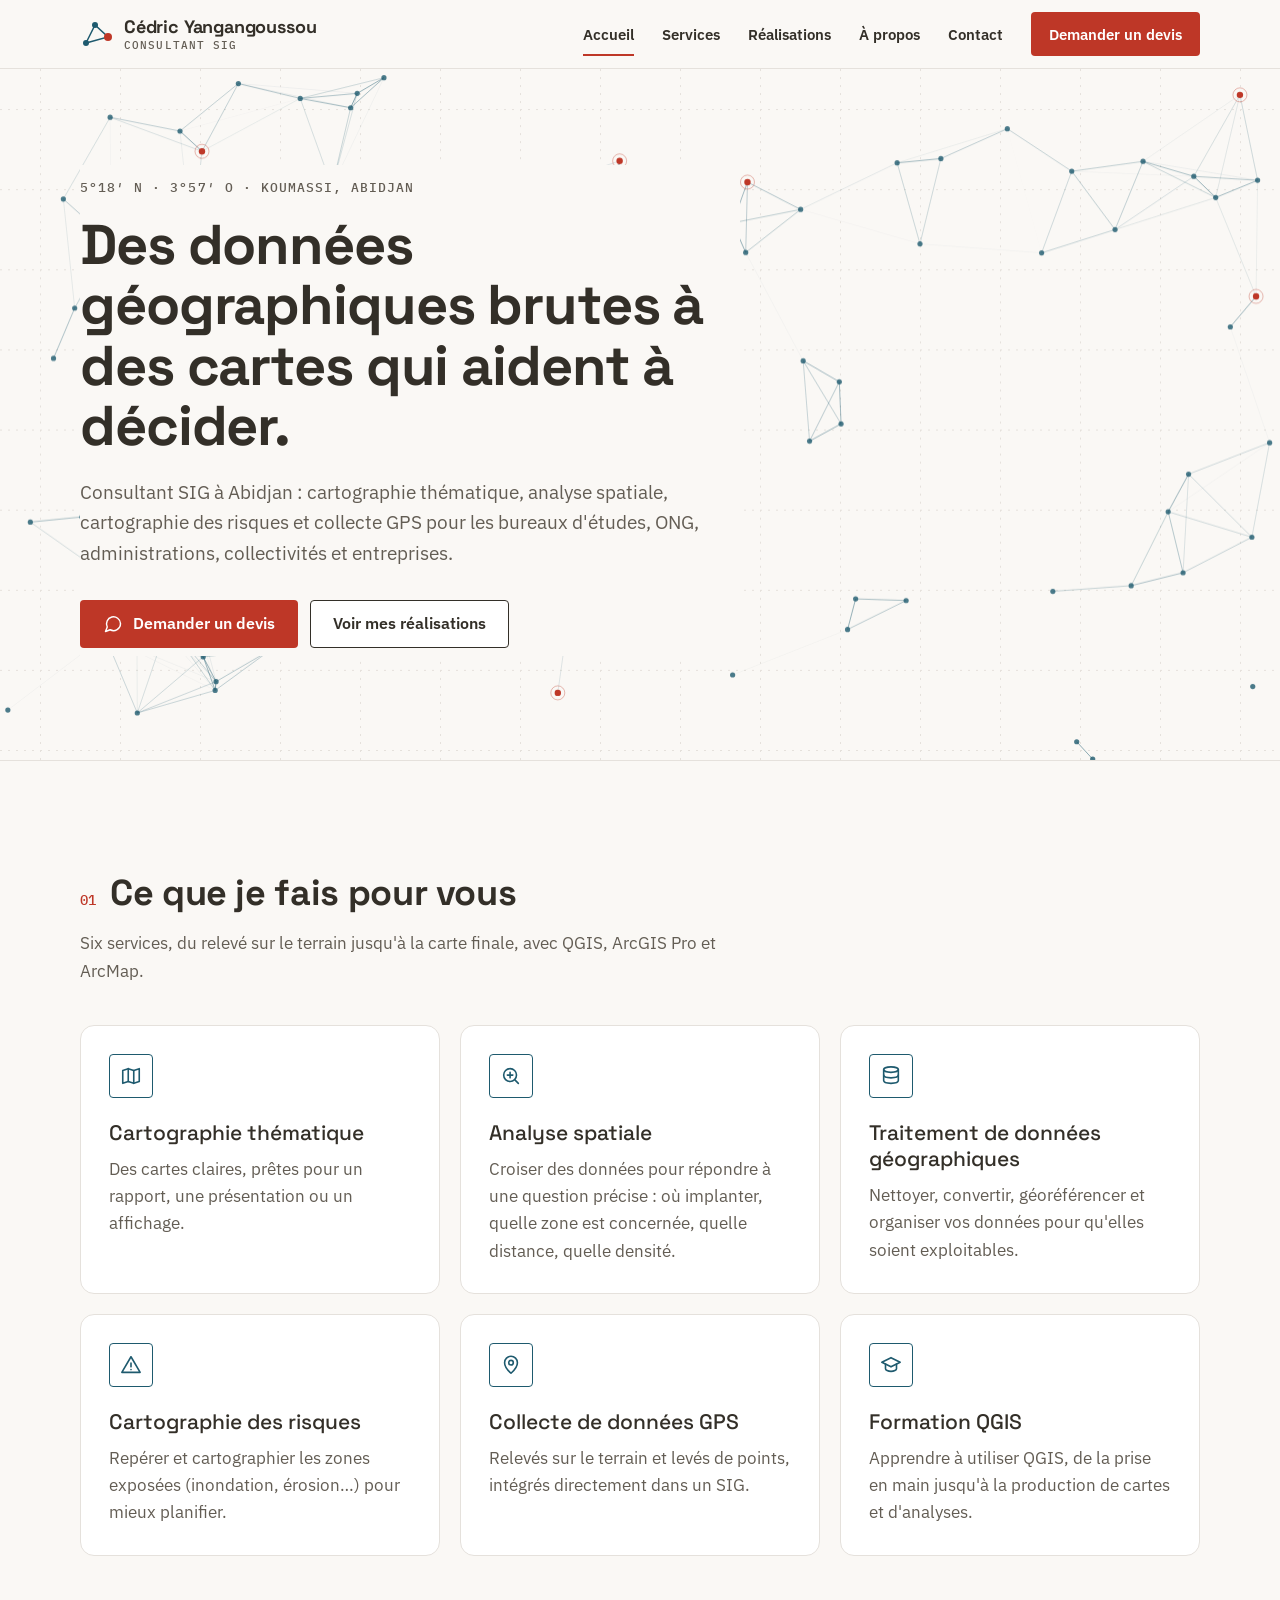
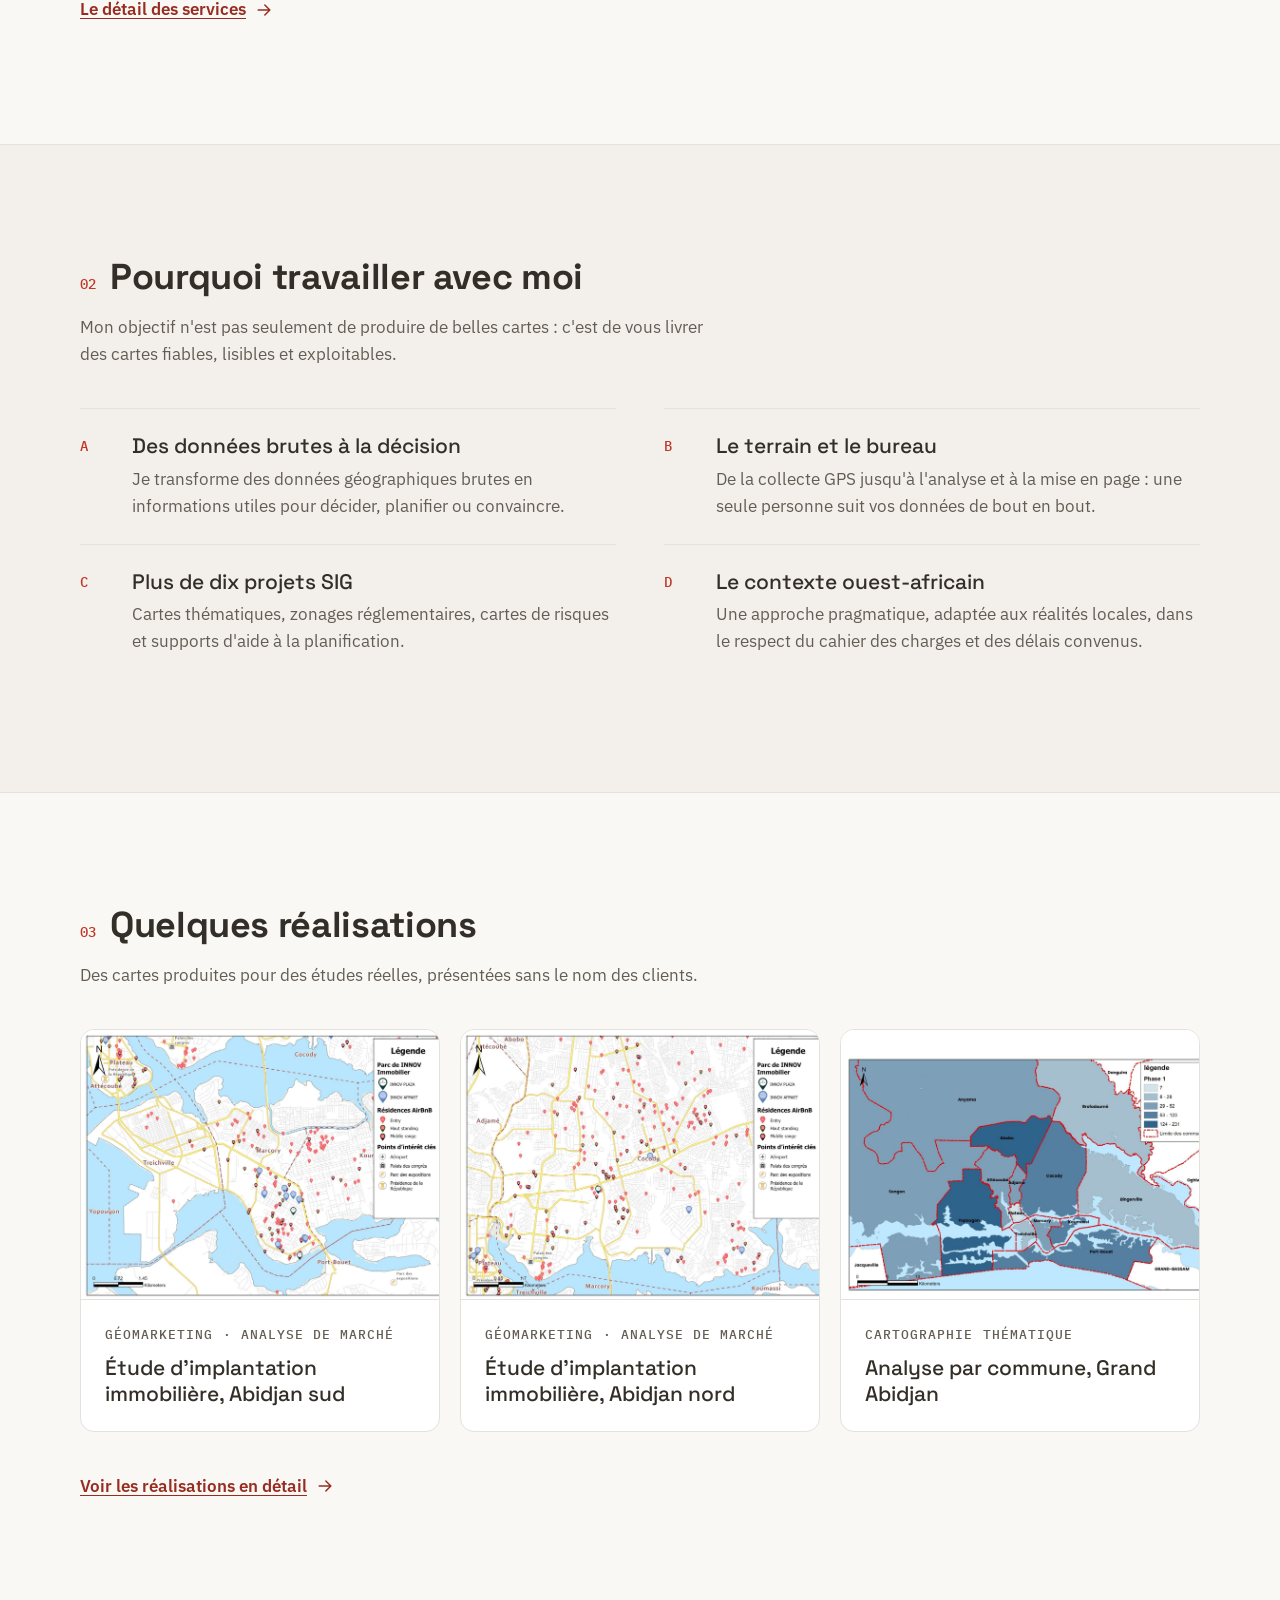
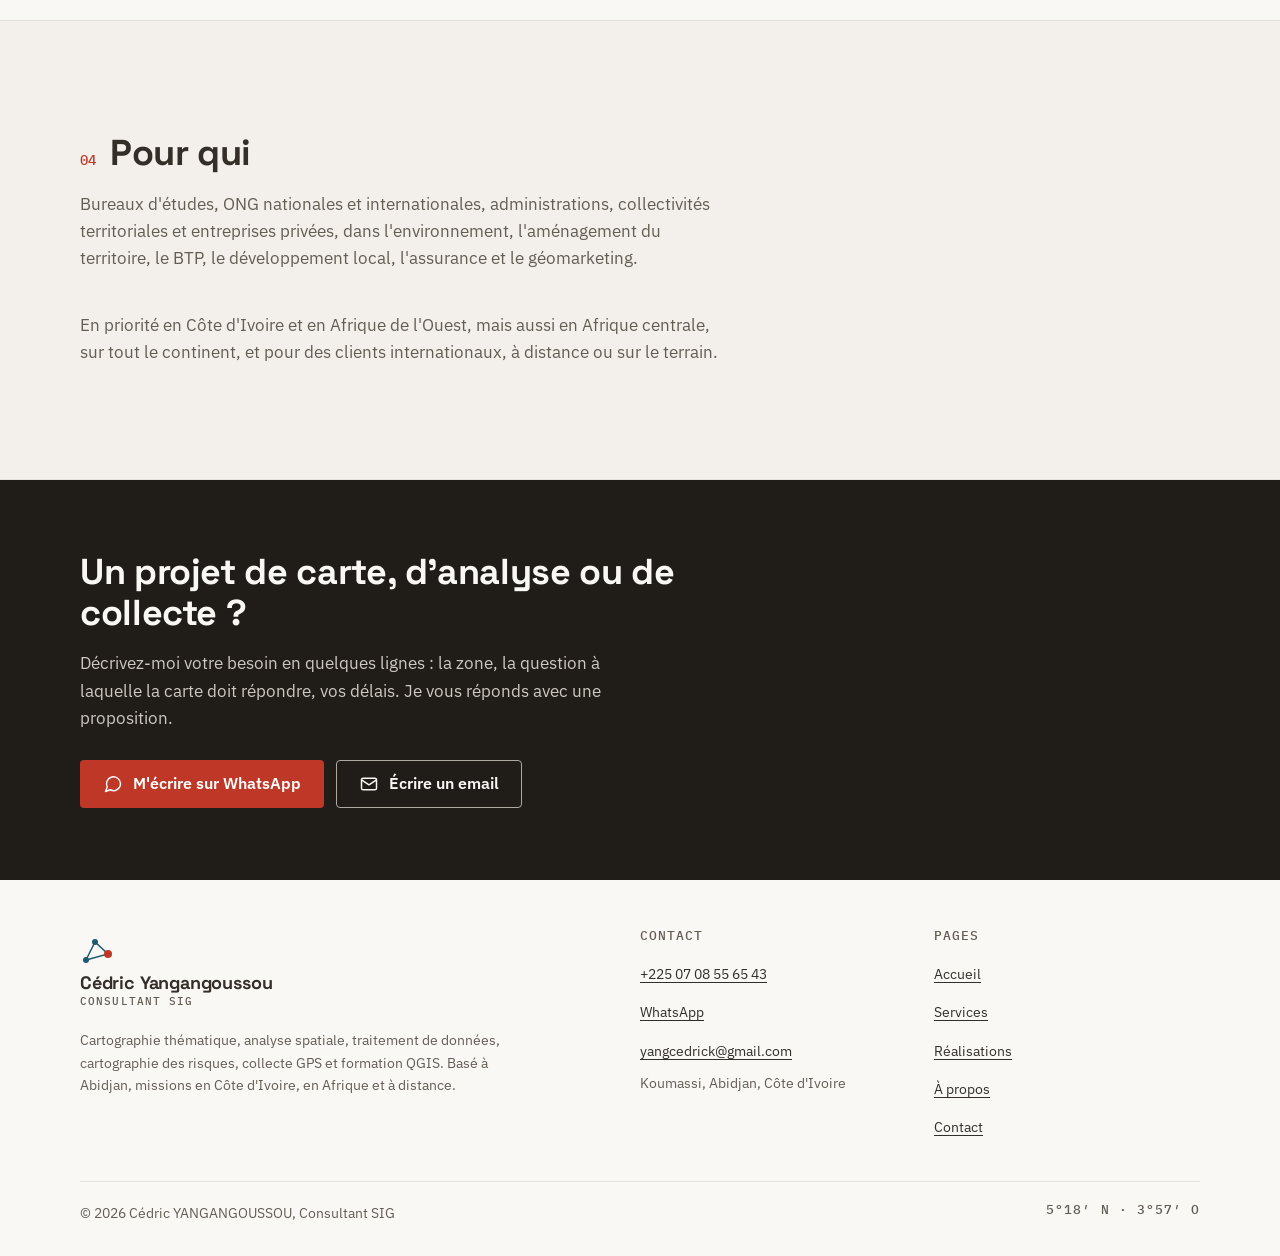
<file: index.html>
<!doctype html>
<html lang="fr">
<head>
<meta charset="utf-8">
<meta name="viewport" content="width=device-width, initial-scale=1">
<title>Cédric YANGANGOUSSOU | Consultant SIG à Abidjan, cartographie et analyse spatiale</title>
<meta name="description" content="Consultant SIG à Abidjan : cartographie thématique, analyse spatiale, cartographie des risques, collecte GPS et formation QGIS pour bureaux d'études, ONG, administrations et entreprises.">
<meta property="og:type" content="website">
<meta property="og:locale" content="fr_FR">
<meta property="og:title" content="Cédric YANGANGOUSSOU | Consultant SIG à Abidjan, cartographie et analyse spatiale">
<meta property="og:description" content="Consultant SIG à Abidjan : cartographie thématique, analyse spatiale, cartographie des risques, collecte GPS et formation QGIS pour bureaux d'études, ONG, administrations et entreprises.">
<meta property="og:image" content="images/realisation-3.jpg">
<meta name="theme-color" content="#FAF8F5">
<link rel="icon" href="images/favicon.svg" type="image/svg+xml">
<link rel="preconnect" href="https://fonts.googleapis.com">
<link rel="preconnect" href="https://fonts.gstatic.com" crossorigin>
<link href="https://fonts.googleapis.com/css2?family=IBM+Plex+Mono:wght@500&family=IBM+Plex+Sans:wght@400;600&family=Space+Grotesk:wght@500;700&display=swap" rel="stylesheet">
<link rel="stylesheet" href="tokens.css">
<link rel="stylesheet" href="style.css">
</head>
<body>
<a class="saut" href="#contenu">Aller au contenu</a>
<header class="entete">
  <div class="cadre">
    <a class="logo" href="index.html" aria-label="Cédric YANGANGOUSSOU, Consultant SIG : accueil">
      <svg width="34" height="34" viewBox="0 0 34 34" aria-hidden="true">
        <path d="M6 26 L15 8 L28 20 Z" fill="none" stroke="var(--lagune-encre)" stroke-width="1.5"/>
        <circle cx="6" cy="26" r="3" fill="var(--lagune-encre)"/><circle cx="15" cy="8" r="3" fill="var(--lagune-encre)"/>
        <circle cx="28" cy="20" r="4" fill="var(--action)"/></svg>
      <span><b>Cédric Yangangoussou</b><small>Consultant SIG</small></span>
    </a>
    <button class="menu-bouton" type="button" aria-expanded="false" aria-controls="menu"><svg width="20" height="20" viewBox="0 0 24 24" fill="none" stroke="currentColor" stroke-width="1.75" stroke-linecap="round" stroke-linejoin="round" aria-hidden="true"><path d="M4 7h16M4 12h16M4 17h16"/></svg><span>Menu</span></button>
    <nav class="menu" id="menu" aria-label="Menu principal">
        <a href="index.html" aria-current="page">Accueil</a>
        <a href="services.html">Services</a>
        <a href="realisations.html">Réalisations</a>
        <a href="a-propos.html">À propos</a>
        <a href="contact.html">Contact</a>
        <a class="bouton bouton-action" href="https://wa.me/2250708556543?text=Bonjour%20C%C3%A9dric%2C%20je%20vous%20contacte%20depuis%20votre%20site.%20J%27ai%20un%20besoin%20en%20SIG%20/%20cartographie%20%3A%20">Demander un devis</a>
    </nav>
  </div>
</header>
<main id="contenu">
<section class="une">
  <canvas data-reseau aria-hidden="true"></canvas>
  <div class="cadre">
    <div class="une-texte">
      <span class="etiquette">5°18′ N · 3°57′ O · Koumassi, Abidjan</span>
      <h1>Des données géographiques brutes à des cartes qui aident à décider.</h1>
      <p class="chapo">Consultant SIG à Abidjan : cartographie thématique, analyse spatiale, cartographie des risques et collecte GPS pour les bureaux d'études, ONG, administrations, collectivités et entreprises.</p>
      <div class="rangee">
        <a class="bouton bouton-action" href="https://wa.me/2250708556543?text=Bonjour%20C%C3%A9dric%2C%20je%20vous%20contacte%20depuis%20votre%20site.%20J%27ai%20un%20besoin%20en%20SIG%20/%20cartographie%20%3A%20"><svg width="20" height="20" viewBox="0 0 24 24" fill="none" stroke="currentColor" stroke-width="1.75" stroke-linecap="round" stroke-linejoin="round" aria-hidden="true"><path d="M21 11.5a8.4 8.4 0 0 1-12.4 7.4L3 21l2.1-5.4A8.4 8.4 0 1 1 21 11.5z"/></svg>Demander un devis</a>
        <a class="bouton bouton-second" href="realisations.html">Voir mes réalisations</a>
      </div>
    </div>
  </div>
</section>

<section class="section">
  <div class="cadre">
    <div class="entete-section"><span class="num">01</span><h2>Ce que je fais pour vous</h2></div>
    <p class="intro">Six services, du relevé sur le terrain jusqu'à la carte finale, avec QGIS, ArcGIS Pro et ArcMap.</p>
    <div class="grille grille-3 grille-egale">
      <article class="carte">
        <div class="picto"><svg width="22" height="22" viewBox="0 0 24 24" fill="none" stroke="currentColor" stroke-width="1.75" stroke-linecap="round" stroke-linejoin="round" aria-hidden="true"><path d="M9 4 3 6v14l6-2 6 2 6-2V4l-6 2-6-2z"/><path d="M9 4v14M15 6v14"/></svg></div>
        <h3>Cartographie thématique</h3>
        <p>Des cartes claires, prêtes pour un rapport, une présentation ou un affichage.</p>
      </article>
      <article class="carte">
        <div class="picto"><svg width="22" height="22" viewBox="0 0 24 24" fill="none" stroke="currentColor" stroke-width="1.75" stroke-linecap="round" stroke-linejoin="round" aria-hidden="true"><circle cx="11" cy="11" r="7"/><path d="m20 20-3.5-3.5"/><path d="M8 11h6M11 8v6"/></svg></div>
        <h3>Analyse spatiale</h3>
        <p>Croiser des données pour répondre à une question précise : où implanter, quelle zone est concernée, quelle distance, quelle densité.</p>
      </article>
      <article class="carte">
        <div class="picto"><svg width="22" height="22" viewBox="0 0 24 24" fill="none" stroke="currentColor" stroke-width="1.75" stroke-linecap="round" stroke-linejoin="round" aria-hidden="true"><ellipse cx="12" cy="5" rx="8" ry="3"/><path d="M4 5v6c0 1.7 3.6 3 8 3s8-1.3 8-3V5"/><path d="M4 11v6c0 1.7 3.6 3 8 3s8-1.3 8-3v-6"/></svg></div>
        <h3>Traitement de données géographiques</h3>
        <p>Nettoyer, convertir, géoréférencer et organiser vos données pour qu'elles soient exploitables.</p>
      </article>
      <article class="carte">
        <div class="picto"><svg width="22" height="22" viewBox="0 0 24 24" fill="none" stroke="currentColor" stroke-width="1.75" stroke-linecap="round" stroke-linejoin="round" aria-hidden="true"><path d="M12 3 2 20h20L12 3z"/><path d="M12 10v4M12 17h.01"/></svg></div>
        <h3>Cartographie des risques</h3>
        <p>Repérer et cartographier les zones exposées (inondation, érosion…) pour mieux planifier.</p>
      </article>
      <article class="carte">
        <div class="picto"><svg width="22" height="22" viewBox="0 0 24 24" fill="none" stroke="currentColor" stroke-width="1.75" stroke-linecap="round" stroke-linejoin="round" aria-hidden="true"><path d="M12 21s-7-6.2-7-11.5a7 7 0 0 1 14 0C19 14.8 12 21 12 21z"/><circle cx="12" cy="9.5" r="2.5"/></svg></div>
        <h3>Collecte de données GPS</h3>
        <p>Relevés sur le terrain et levés de points, intégrés directement dans un SIG.</p>
      </article>
      <article class="carte">
        <div class="picto"><svg width="22" height="22" viewBox="0 0 24 24" fill="none" stroke="currentColor" stroke-width="1.75" stroke-linecap="round" stroke-linejoin="round" aria-hidden="true"><path d="M2 9 12 4l10 5-10 5L2 9z"/><path d="M6 11v5c0 1.5 2.7 3 6 3s6-1.5 6-3v-5"/></svg></div>
        <h3>Formation QGIS</h3>
        <p>Apprendre à utiliser QGIS, de la prise en main jusqu'à la production de cartes et d'analyses.</p>
      </article>
    </div>
    <a class="lien-suite" href="services.html">Le détail des services <svg width="20" height="20" viewBox="0 0 24 24" fill="none" stroke="currentColor" stroke-width="1.75" stroke-linecap="round" stroke-linejoin="round" aria-hidden="true"><path d="M5 12h14M13 6l6 6-6 6"/></svg></a>
  </div>
</section>

<section class="section section-alterne">
  <div class="cadre">
    <div class="entete-section"><span class="num">02</span><h2>Pourquoi travailler avec moi</h2></div>
    <p class="intro">Mon objectif n'est pas seulement de produire de belles cartes : c'est de vous livrer des cartes fiables, lisibles et exploitables.</p>
    <ul class="atouts">
      <li><span class="num">A</span><div><h3>Des données brutes à la décision</h3><p>Je transforme des données géographiques brutes en informations utiles pour décider, planifier ou convaincre.</p></div></li>
      <li><span class="num">B</span><div><h3>Le terrain et le bureau</h3><p>De la collecte GPS jusqu'à l'analyse et à la mise en page : une seule personne suit vos données de bout en bout.</p></div></li>
      <li><span class="num">C</span><div><h3>Plus de dix projets SIG</h3><p>Cartes thématiques, zonages réglementaires, cartes de risques et supports d'aide à la planification.</p></div></li>
      <li><span class="num">D</span><div><h3>Le contexte ouest-africain</h3><p>Une approche pragmatique, adaptée aux réalités locales, dans le respect du cahier des charges et des délais convenus.</p></div></li>
    </ul>
  </div>
</section>

<section class="section">
  <div class="cadre">
    <div class="entete-section"><span class="num">03</span><h2>Quelques réalisations</h2></div>
    <p class="intro">Des cartes produites pour des études réelles, présentées sans le nom des clients.</p>
    <div class="grille grille-3">
      <article class="carte realisation">
        <a class="image" href="images/realisation-1.jpg" aria-label="Agrandir : Étude d'implantation immobilière, Abidjan sud"><img src="images/realisation-1.jpg" alt="Carte d'Abidjan sud : logements d'un parc immobilier et résidences meublées par gamme, autour de Marcory et Koumassi" width="1600" height="1131" loading="lazy"></a>
        <div class="corps"><span class="etiquette">Géomarketing · Analyse de marché</span><h3>Étude d'implantation immobilière, Abidjan sud</h3></div>
      </article>
      <article class="carte realisation">
        <a class="image" href="images/realisation-2.jpg" aria-label="Agrandir : Étude d'implantation immobilière, Abidjan nord"><img src="images/realisation-2.jpg" alt="Carte de Cocody, Plateau et Adjamé : résidences meublées par gamme et points d'intérêt" width="1600" height="1131" loading="lazy"></a>
        <div class="corps"><span class="etiquette">Géomarketing · Analyse de marché</span><h3>Étude d'implantation immobilière, Abidjan nord</h3></div>
      </article>
      <article class="carte realisation">
        <a class="image" href="images/realisation-3.jpg" aria-label="Agrandir : Analyse par commune, Grand Abidjan"><img src="images/realisation-3.jpg" alt="Carte du Grand Abidjan par commune, en cinq classes de bleu, limites communales en pointillés rouges" width="1600" height="1131" loading="lazy"></a>
        <div class="corps"><span class="etiquette">Cartographie thématique</span><h3>Analyse par commune, Grand Abidjan</h3></div>
      </article>
    </div>
    <a class="lien-suite" href="realisations.html">Voir les réalisations en détail <svg width="20" height="20" viewBox="0 0 24 24" fill="none" stroke="currentColor" stroke-width="1.75" stroke-linecap="round" stroke-linejoin="round" aria-hidden="true"><path d="M5 12h14M13 6l6 6-6 6"/></svg></a>
  </div>
</section>

<section class="section section-alterne">
  <div class="cadre">
    <div class="entete-section"><span class="num">04</span><h2>Pour qui</h2></div>
    <p class="intro">Bureaux d'études, ONG nationales et internationales, administrations, collectivités territoriales et entreprises privées, dans l'environnement, l'aménagement du territoire, le BTP, le développement local, l'assurance et le géomarketing.</p>
    <p class="intro" style="margin-bottom:0">En priorité en Côte d'Ivoire et en Afrique de l'Ouest, mais aussi en Afrique centrale, sur tout le continent, et pour des clients internationaux, à distance ou sur le terrain.</p>
  </div>
</section>
<section class="appel">
  <div class="cadre">
    <h2>Un projet de carte, d'analyse ou de collecte&nbsp;?</h2>
    <p>Décrivez-moi votre besoin en quelques lignes : la zone, la question à laquelle la carte doit répondre, vos délais. Je vous réponds avec une proposition.</p>
    <div class="rangee">
      <a class="bouton bouton-action" href="https://wa.me/2250708556543?text=Bonjour%20C%C3%A9dric%2C%20je%20vous%20contacte%20depuis%20votre%20site.%20J%27ai%20un%20besoin%20en%20SIG%20/%20cartographie%20%3A%20"><svg width="20" height="20" viewBox="0 0 24 24" fill="none" stroke="currentColor" stroke-width="1.75" stroke-linecap="round" stroke-linejoin="round" aria-hidden="true"><path d="M21 11.5a8.4 8.4 0 0 1-12.4 7.4L3 21l2.1-5.4A8.4 8.4 0 1 1 21 11.5z"/></svg>M'écrire sur WhatsApp</a>
      <a class="bouton bouton-second" href="mailto:yangcedrick@gmail.com?subject=Demande%20de%20devis%20SIG"><svg width="20" height="20" viewBox="0 0 24 24" fill="none" stroke="currentColor" stroke-width="1.75" stroke-linecap="round" stroke-linejoin="round" aria-hidden="true"><rect x="3" y="5" width="18" height="14" rx="2"/><path d="m3 7 9 6 9-6"/></svg>Écrire un email</a>
    </div>
  </div>
</section>
</main>
<footer class="pied">
  <div class="cadre">
    <div class="colonnes">
      <div>
        <a class="logo" href="index.html"><svg width="34" height="34" viewBox="0 0 34 34" aria-hidden="true">
        <path d="M6 26 L15 8 L28 20 Z" fill="none" stroke="var(--lagune-encre)" stroke-width="1.5"/>
        <circle cx="6" cy="26" r="3" fill="var(--lagune-encre)"/><circle cx="15" cy="8" r="3" fill="var(--lagune-encre)"/>
        <circle cx="28" cy="20" r="4" fill="var(--action)"/></svg><span><b>Cédric Yangangoussou</b><small>Consultant SIG</small></span></a>
        <p style="margin-top:16px;max-width:30em">Cartographie thématique, analyse spatiale, traitement de données, cartographie des risques, collecte GPS et formation QGIS. Basé à Abidjan, missions en Côte d'Ivoire, en Afrique et à distance.</p>
      </div>
      <div>
        <h2>Contact</h2>
        <ul>
          <li><a href="tel:+2250708556543">+225 07 08 55 65 43</a></li>
          <li><a href="https://wa.me/2250708556543?text=Bonjour%20C%C3%A9dric%2C%20je%20vous%20contacte%20depuis%20votre%20site.%20J%27ai%20un%20besoin%20en%20SIG%20/%20cartographie%20%3A%20">WhatsApp</a></li>
          <li><a href="mailto:yangcedrick@gmail.com">yangcedrick@gmail.com</a></li>
          <li>Koumassi, Abidjan, Côte d'Ivoire</li>
        </ul>
      </div>
      <div>
        <h2>Pages</h2>
        <ul>
          <li><a href="index.html">Accueil</a></li>
          <li><a href="services.html">Services</a></li>
          <li><a href="realisations.html">Réalisations</a></li>
          <li><a href="a-propos.html">À propos</a></li>
          <li><a href="contact.html">Contact</a></li>
        </ul>
      </div>
    </div>
    <div class="bas"><span>© 2026 Cédric YANGANGOUSSOU, Consultant SIG</span><span class="etiquette">5°18′ N · 3°57′ O</span></div>
  </div>
</footer>
<a class="flottant" href="https://wa.me/2250708556543?text=Bonjour%20C%C3%A9dric%2C%20je%20vous%20contacte%20depuis%20votre%20site.%20J%27ai%20un%20besoin%20en%20SIG%20/%20cartographie%20%3A%20" aria-label="M'écrire sur WhatsApp"><svg width="26" height="26" viewBox="0 0 24 24" fill="none" stroke="currentColor" stroke-width="1.75" stroke-linecap="round" stroke-linejoin="round" aria-hidden="true"><path d="M21 11.5a8.4 8.4 0 0 1-12.4 7.4L3 21l2.1-5.4A8.4 8.4 0 1 1 21 11.5z"/></svg></a>
<script src="menu.js"></script>
<script src="reseau.js"></script>
</body>
</html>
</file>
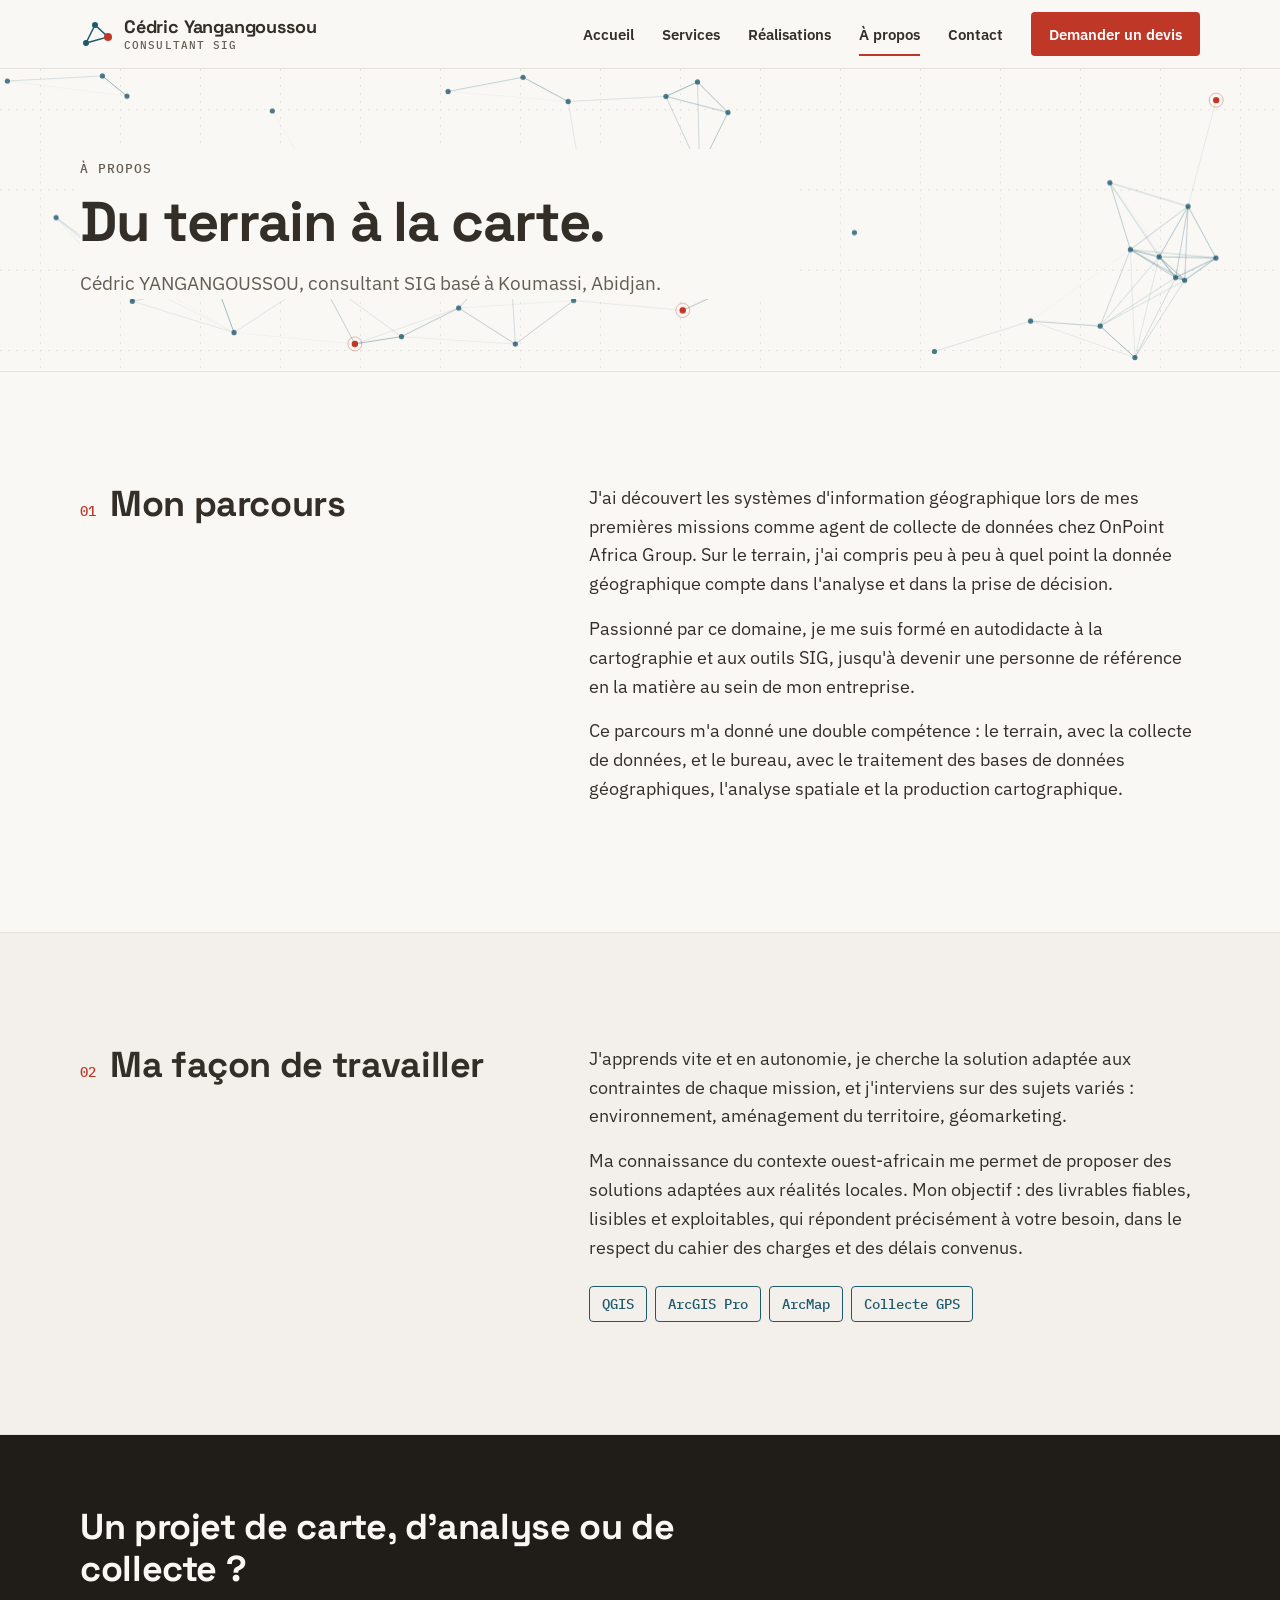
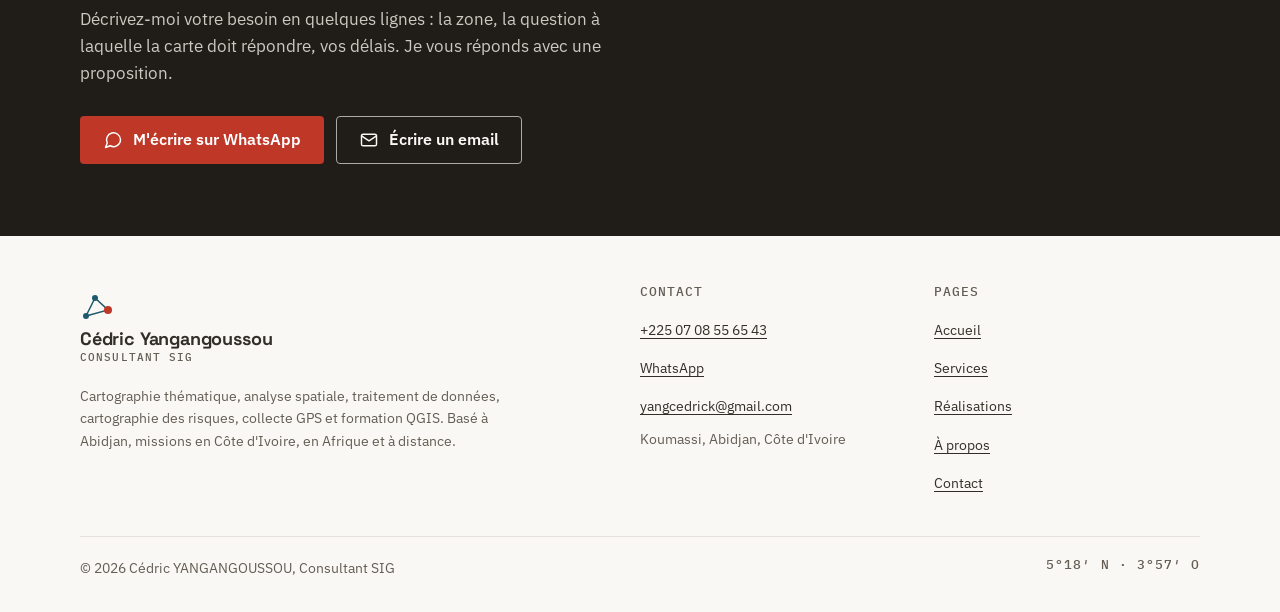
<file: a-propos.html>
<!doctype html>
<html lang="fr">
<head>
<meta charset="utf-8">
<meta name="viewport" content="width=device-width, initial-scale=1">
<title>À propos | Cédric YANGANGOUSSOU, Consultant SIG à Abidjan</title>
<meta name="description" content="Du terrain à la cartographie : le parcours de Cédric YANGANGOUSSOU, consultant SIG autodidacte basé à Abidjan, Côte d'Ivoire.">
<meta property="og:type" content="website">
<meta property="og:locale" content="fr_FR">
<meta property="og:title" content="À propos | Cédric YANGANGOUSSOU, Consultant SIG à Abidjan">
<meta property="og:description" content="Du terrain à la cartographie : le parcours de Cédric YANGANGOUSSOU, consultant SIG autodidacte basé à Abidjan, Côte d'Ivoire.">
<meta property="og:image" content="images/realisation-3.jpg">
<meta name="theme-color" content="#FAF8F5">
<link rel="icon" href="images/favicon.svg" type="image/svg+xml">
<link rel="preconnect" href="https://fonts.googleapis.com">
<link rel="preconnect" href="https://fonts.gstatic.com" crossorigin>
<link href="https://fonts.googleapis.com/css2?family=IBM+Plex+Mono:wght@500&family=IBM+Plex+Sans:wght@400;600&family=Space+Grotesk:wght@500;700&display=swap" rel="stylesheet">
<link rel="stylesheet" href="tokens.css">
<link rel="stylesheet" href="style.css">
</head>
<body>
<a class="saut" href="#contenu">Aller au contenu</a>
<header class="entete">
  <div class="cadre">
    <a class="logo" href="index.html" aria-label="Cédric YANGANGOUSSOU, Consultant SIG : accueil">
      <svg width="34" height="34" viewBox="0 0 34 34" aria-hidden="true">
        <path d="M6 26 L15 8 L28 20 Z" fill="none" stroke="var(--lagune-encre)" stroke-width="1.5"/>
        <circle cx="6" cy="26" r="3" fill="var(--lagune-encre)"/><circle cx="15" cy="8" r="3" fill="var(--lagune-encre)"/>
        <circle cx="28" cy="20" r="4" fill="var(--action)"/></svg>
      <span><b>Cédric Yangangoussou</b><small>Consultant SIG</small></span>
    </a>
    <button class="menu-bouton" type="button" aria-expanded="false" aria-controls="menu"><svg width="20" height="20" viewBox="0 0 24 24" fill="none" stroke="currentColor" stroke-width="1.75" stroke-linecap="round" stroke-linejoin="round" aria-hidden="true"><path d="M4 7h16M4 12h16M4 17h16"/></svg><span>Menu</span></button>
    <nav class="menu" id="menu" aria-label="Menu principal">
        <a href="index.html">Accueil</a>
        <a href="services.html">Services</a>
        <a href="realisations.html">Réalisations</a>
        <a href="a-propos.html" aria-current="page">À propos</a>
        <a href="contact.html">Contact</a>
        <a class="bouton bouton-action" href="https://wa.me/2250708556543?text=Bonjour%20C%C3%A9dric%2C%20je%20vous%20contacte%20depuis%20votre%20site.%20J%27ai%20un%20besoin%20en%20SIG%20/%20cartographie%20%3A%20">Demander un devis</a>
    </nav>
  </div>
</header>
<main id="contenu">
<section class="tete-page">
  <canvas data-reseau aria-hidden="true"></canvas>
  <div class="cadre"><div class="bloc-titre">
    <span class="etiquette">À propos</span>
    <h1>Du terrain à la carte.</h1>
    <p>Cédric YANGANGOUSSOU, consultant SIG basé à Koumassi, Abidjan.</p>
  </div></div>
</section>

<section class="section">
  <div class="cadre deux-colonnes">
    <div>
      <div class="entete-section"><span class="num">01</span><h2>Mon parcours</h2></div>
    </div>
    <div class="texte-long">
      <p>J'ai découvert les systèmes d'information géographique lors de mes premières missions comme agent de collecte de données chez OnPoint Africa Group. Sur le terrain, j'ai compris peu à peu à quel point la donnée géographique compte dans l'analyse et dans la prise de décision.</p>
      <p>Passionné par ce domaine, je me suis formé en autodidacte à la cartographie et aux outils SIG, jusqu'à devenir une personne de référence en la matière au sein de mon entreprise.</p>
      <p>Ce parcours m'a donné une double compétence : le terrain, avec la collecte de données, et le bureau, avec le traitement des bases de données géographiques, l'analyse spatiale et la production cartographique.</p>
    </div>
  </div>
</section>

<section class="section section-alterne">
  <div class="cadre deux-colonnes">
    <div>
      <div class="entete-section"><span class="num">02</span><h2>Ma façon de travailler</h2></div>
    </div>
    <div class="texte-long">
      <p>J'apprends vite et en autonomie, je cherche la solution adaptée aux contraintes de chaque mission, et j'interviens sur des sujets variés : environnement, aménagement du territoire, géomarketing.</p>
      <p>Ma connaissance du contexte ouest-africain me permet de proposer des solutions adaptées aux réalités locales. Mon objectif : des livrables fiables, lisibles et exploitables, qui répondent précisément à votre besoin, dans le respect du cahier des charges et des délais convenus.</p>
      <ul class="outils"><li>QGIS</li><li>ArcGIS Pro</li><li>ArcMap</li><li>Collecte GPS</li></ul>
    </div>
  </div>
</section>
<section class="appel">
  <div class="cadre">
    <h2>Un projet de carte, d'analyse ou de collecte&nbsp;?</h2>
    <p>Décrivez-moi votre besoin en quelques lignes : la zone, la question à laquelle la carte doit répondre, vos délais. Je vous réponds avec une proposition.</p>
    <div class="rangee">
      <a class="bouton bouton-action" href="https://wa.me/2250708556543?text=Bonjour%20C%C3%A9dric%2C%20je%20vous%20contacte%20depuis%20votre%20site.%20J%27ai%20un%20besoin%20en%20SIG%20/%20cartographie%20%3A%20"><svg width="20" height="20" viewBox="0 0 24 24" fill="none" stroke="currentColor" stroke-width="1.75" stroke-linecap="round" stroke-linejoin="round" aria-hidden="true"><path d="M21 11.5a8.4 8.4 0 0 1-12.4 7.4L3 21l2.1-5.4A8.4 8.4 0 1 1 21 11.5z"/></svg>M'écrire sur WhatsApp</a>
      <a class="bouton bouton-second" href="mailto:yangcedrick@gmail.com?subject=Demande%20de%20devis%20SIG"><svg width="20" height="20" viewBox="0 0 24 24" fill="none" stroke="currentColor" stroke-width="1.75" stroke-linecap="round" stroke-linejoin="round" aria-hidden="true"><rect x="3" y="5" width="18" height="14" rx="2"/><path d="m3 7 9 6 9-6"/></svg>Écrire un email</a>
    </div>
  </div>
</section>
</main>
<footer class="pied">
  <div class="cadre">
    <div class="colonnes">
      <div>
        <a class="logo" href="index.html"><svg width="34" height="34" viewBox="0 0 34 34" aria-hidden="true">
        <path d="M6 26 L15 8 L28 20 Z" fill="none" stroke="var(--lagune-encre)" stroke-width="1.5"/>
        <circle cx="6" cy="26" r="3" fill="var(--lagune-encre)"/><circle cx="15" cy="8" r="3" fill="var(--lagune-encre)"/>
        <circle cx="28" cy="20" r="4" fill="var(--action)"/></svg><span><b>Cédric Yangangoussou</b><small>Consultant SIG</small></span></a>
        <p style="margin-top:16px;max-width:30em">Cartographie thématique, analyse spatiale, traitement de données, cartographie des risques, collecte GPS et formation QGIS. Basé à Abidjan, missions en Côte d'Ivoire, en Afrique et à distance.</p>
      </div>
      <div>
        <h2>Contact</h2>
        <ul>
          <li><a href="tel:+2250708556543">+225 07 08 55 65 43</a></li>
          <li><a href="https://wa.me/2250708556543?text=Bonjour%20C%C3%A9dric%2C%20je%20vous%20contacte%20depuis%20votre%20site.%20J%27ai%20un%20besoin%20en%20SIG%20/%20cartographie%20%3A%20">WhatsApp</a></li>
          <li><a href="mailto:yangcedrick@gmail.com">yangcedrick@gmail.com</a></li>
          <li>Koumassi, Abidjan, Côte d'Ivoire</li>
        </ul>
      </div>
      <div>
        <h2>Pages</h2>
        <ul>
          <li><a href="index.html">Accueil</a></li>
          <li><a href="services.html">Services</a></li>
          <li><a href="realisations.html">Réalisations</a></li>
          <li><a href="a-propos.html">À propos</a></li>
          <li><a href="contact.html">Contact</a></li>
        </ul>
      </div>
    </div>
    <div class="bas"><span>© 2026 Cédric YANGANGOUSSOU, Consultant SIG</span><span class="etiquette">5°18′ N · 3°57′ O</span></div>
  </div>
</footer>
<a class="flottant" href="https://wa.me/2250708556543?text=Bonjour%20C%C3%A9dric%2C%20je%20vous%20contacte%20depuis%20votre%20site.%20J%27ai%20un%20besoin%20en%20SIG%20/%20cartographie%20%3A%20" aria-label="M'écrire sur WhatsApp"><svg width="26" height="26" viewBox="0 0 24 24" fill="none" stroke="currentColor" stroke-width="1.75" stroke-linecap="round" stroke-linejoin="round" aria-hidden="true"><path d="M21 11.5a8.4 8.4 0 0 1-12.4 7.4L3 21l2.1-5.4A8.4 8.4 0 1 1 21 11.5z"/></svg></a>
<script src="menu.js"></script>
<script src="reseau.js"></script>
</body>
</html>
</file>
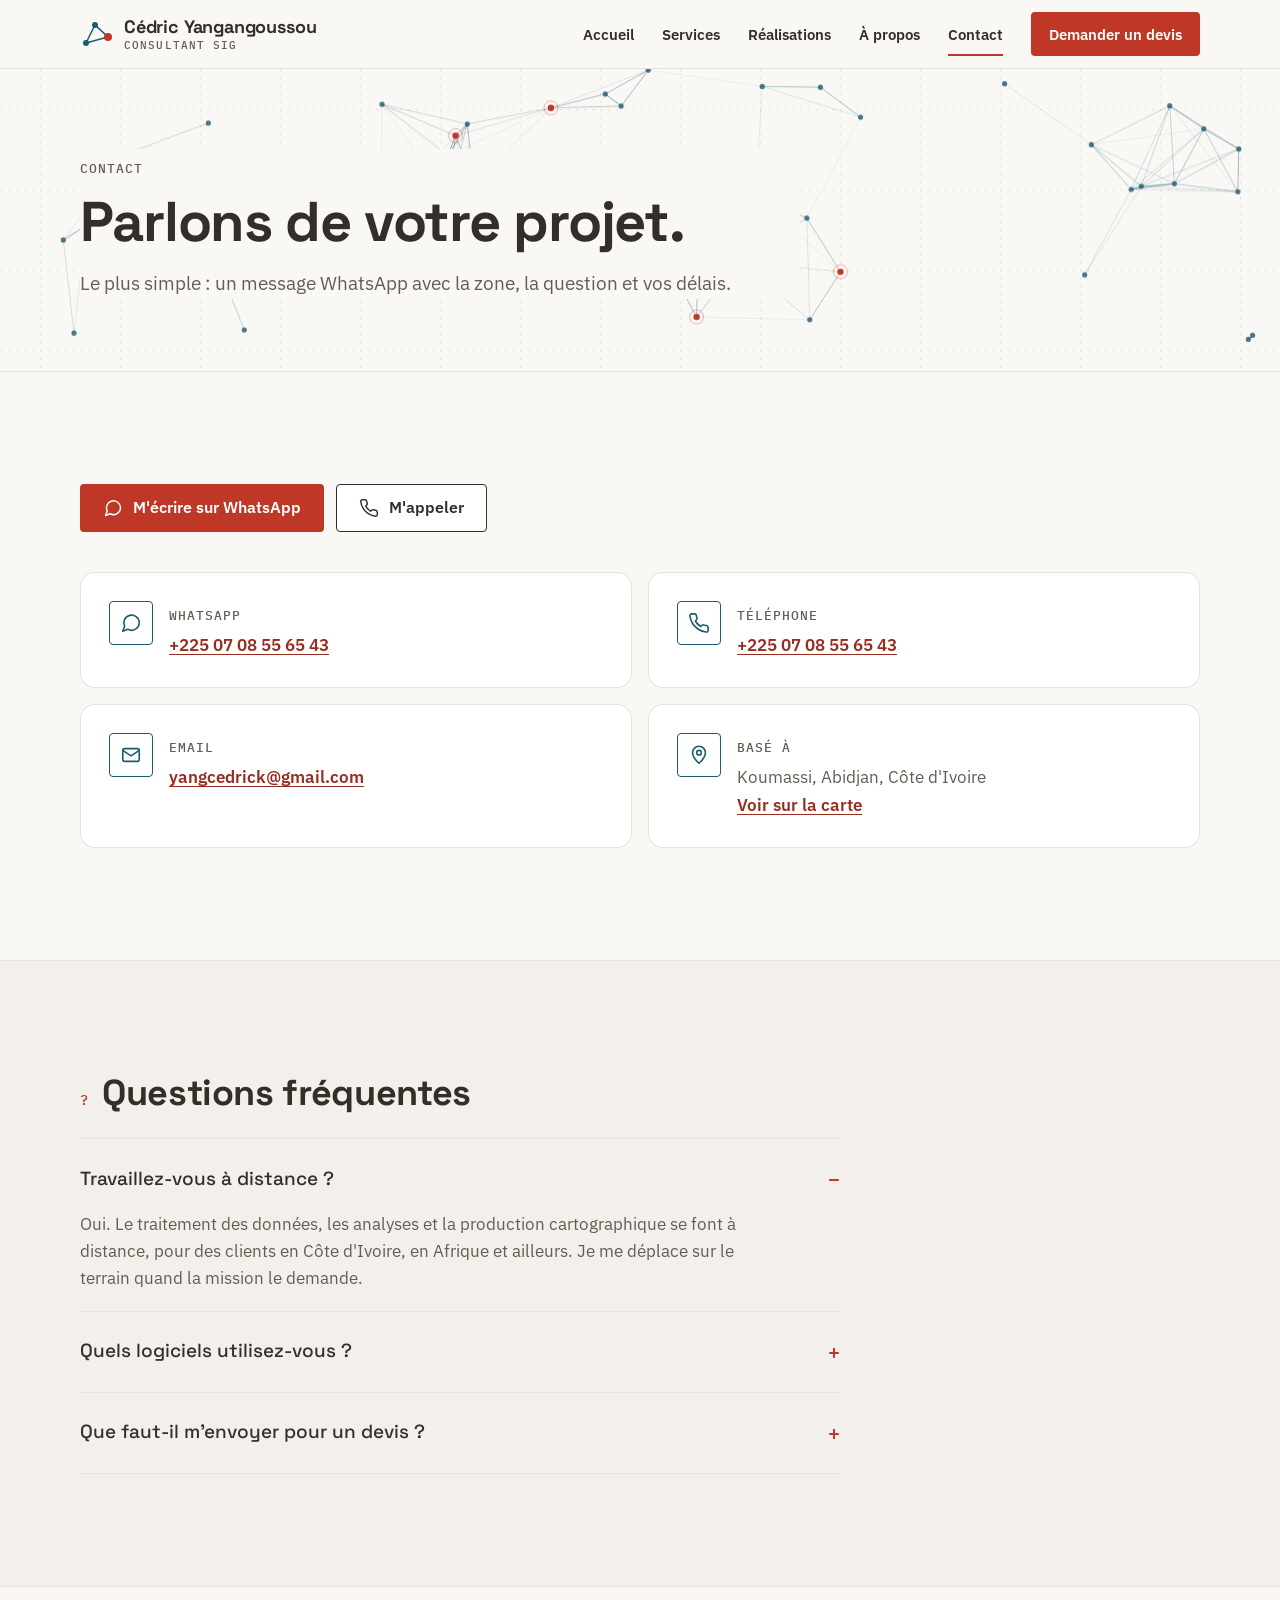
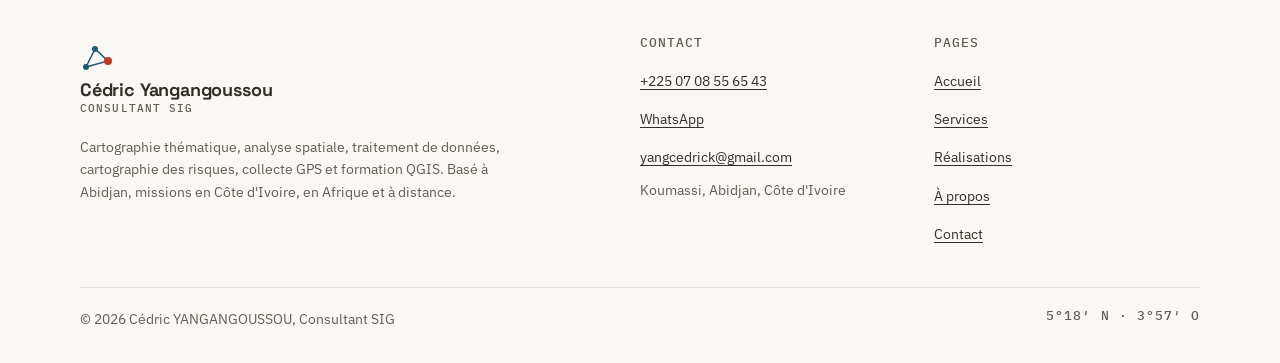
<file: contact.html>
<!doctype html>
<html lang="fr">
<head>
<meta charset="utf-8">
<meta name="viewport" content="width=device-width, initial-scale=1">
<title>Contact | Cédric YANGANGOUSSOU, Consultant SIG à Abidjan</title>
<meta name="description" content="Contactez Cédric YANGANGOUSSOU, consultant SIG à Abidjan : WhatsApp, téléphone ou email. Missions en Côte d'Ivoire, en Afrique et à distance.">
<meta property="og:type" content="website">
<meta property="og:locale" content="fr_FR">
<meta property="og:title" content="Contact | Cédric YANGANGOUSSOU, Consultant SIG à Abidjan">
<meta property="og:description" content="Contactez Cédric YANGANGOUSSOU, consultant SIG à Abidjan : WhatsApp, téléphone ou email. Missions en Côte d'Ivoire, en Afrique et à distance.">
<meta property="og:image" content="images/realisation-3.jpg">
<meta name="theme-color" content="#FAF8F5">
<link rel="icon" href="images/favicon.svg" type="image/svg+xml">
<link rel="preconnect" href="https://fonts.googleapis.com">
<link rel="preconnect" href="https://fonts.gstatic.com" crossorigin>
<link href="https://fonts.googleapis.com/css2?family=IBM+Plex+Mono:wght@500&family=IBM+Plex+Sans:wght@400;600&family=Space+Grotesk:wght@500;700&display=swap" rel="stylesheet">
<link rel="stylesheet" href="tokens.css">
<link rel="stylesheet" href="style.css">
</head>
<body>
<a class="saut" href="#contenu">Aller au contenu</a>
<header class="entete">
  <div class="cadre">
    <a class="logo" href="index.html" aria-label="Cédric YANGANGOUSSOU, Consultant SIG : accueil">
      <svg width="34" height="34" viewBox="0 0 34 34" aria-hidden="true">
        <path d="M6 26 L15 8 L28 20 Z" fill="none" stroke="var(--lagune-encre)" stroke-width="1.5"/>
        <circle cx="6" cy="26" r="3" fill="var(--lagune-encre)"/><circle cx="15" cy="8" r="3" fill="var(--lagune-encre)"/>
        <circle cx="28" cy="20" r="4" fill="var(--action)"/></svg>
      <span><b>Cédric Yangangoussou</b><small>Consultant SIG</small></span>
    </a>
    <button class="menu-bouton" type="button" aria-expanded="false" aria-controls="menu"><svg width="20" height="20" viewBox="0 0 24 24" fill="none" stroke="currentColor" stroke-width="1.75" stroke-linecap="round" stroke-linejoin="round" aria-hidden="true"><path d="M4 7h16M4 12h16M4 17h16"/></svg><span>Menu</span></button>
    <nav class="menu" id="menu" aria-label="Menu principal">
        <a href="index.html">Accueil</a>
        <a href="services.html">Services</a>
        <a href="realisations.html">Réalisations</a>
        <a href="a-propos.html">À propos</a>
        <a href="contact.html" aria-current="page">Contact</a>
        <a class="bouton bouton-action" href="https://wa.me/2250708556543?text=Bonjour%20C%C3%A9dric%2C%20je%20vous%20contacte%20depuis%20votre%20site.%20J%27ai%20un%20besoin%20en%20SIG%20/%20cartographie%20%3A%20">Demander un devis</a>
    </nav>
  </div>
</header>
<main id="contenu">
<section class="tete-page">
  <canvas data-reseau aria-hidden="true"></canvas>
  <div class="cadre"><div class="bloc-titre">
    <span class="etiquette">Contact</span>
    <h1>Parlons de votre projet.</h1>
    <p>Le plus simple : un message WhatsApp avec la zone, la question et vos délais.</p>
  </div></div>
</section>

<section class="section">
  <div class="cadre">
    <div class="rangee" style="margin-bottom:40px">
      <a class="bouton bouton-action" href="https://wa.me/2250708556543?text=Bonjour%20C%C3%A9dric%2C%20je%20vous%20contacte%20depuis%20votre%20site.%20J%27ai%20un%20besoin%20en%20SIG%20/%20cartographie%20%3A%20"><svg width="20" height="20" viewBox="0 0 24 24" fill="none" stroke="currentColor" stroke-width="1.75" stroke-linecap="round" stroke-linejoin="round" aria-hidden="true"><path d="M21 11.5a8.4 8.4 0 0 1-12.4 7.4L3 21l2.1-5.4A8.4 8.4 0 1 1 21 11.5z"/></svg>M'écrire sur WhatsApp</a>
      <a class="bouton bouton-second" href="tel:+2250708556543"><svg width="20" height="20" viewBox="0 0 24 24" fill="none" stroke="currentColor" stroke-width="1.75" stroke-linecap="round" stroke-linejoin="round" aria-hidden="true"><path d="M22 16.9v3a2 2 0 0 1-2.2 2 19.8 19.8 0 0 1-8.6-3.1 19.5 19.5 0 0 1-6-6A19.8 19.8 0 0 1 2.1 4.2 2 2 0 0 1 4.1 2h3a2 2 0 0 1 2 1.7c.1.9.4 1.8.7 2.7a2 2 0 0 1-.5 2.1L8 9.8a16 16 0 0 0 6 6l1.3-1.3a2 2 0 0 1 2.1-.4c.9.3 1.8.6 2.7.7a2 2 0 0 1 1.7 2z"/></svg>M'appeler</a>
    </div>
    <div class="contacts">
      <div class="carte contact-ligne"><div class="picto"><svg width="22" height="22" viewBox="0 0 24 24" fill="none" stroke="currentColor" stroke-width="1.75" stroke-linecap="round" stroke-linejoin="round" aria-hidden="true"><path d="M21 11.5a8.4 8.4 0 0 1-12.4 7.4L3 21l2.1-5.4A8.4 8.4 0 1 1 21 11.5z"/></svg></div><div><span class="etiquette">WhatsApp</span><p><a href="https://wa.me/2250708556543?text=Bonjour%20C%C3%A9dric%2C%20je%20vous%20contacte%20depuis%20votre%20site.%20J%27ai%20un%20besoin%20en%20SIG%20/%20cartographie%20%3A%20">+225 07 08 55 65 43</a></p></div></div>
      <div class="carte contact-ligne"><div class="picto"><svg width="22" height="22" viewBox="0 0 24 24" fill="none" stroke="currentColor" stroke-width="1.75" stroke-linecap="round" stroke-linejoin="round" aria-hidden="true"><path d="M22 16.9v3a2 2 0 0 1-2.2 2 19.8 19.8 0 0 1-8.6-3.1 19.5 19.5 0 0 1-6-6A19.8 19.8 0 0 1 2.1 4.2 2 2 0 0 1 4.1 2h3a2 2 0 0 1 2 1.7c.1.9.4 1.8.7 2.7a2 2 0 0 1-.5 2.1L8 9.8a16 16 0 0 0 6 6l1.3-1.3a2 2 0 0 1 2.1-.4c.9.3 1.8.6 2.7.7a2 2 0 0 1 1.7 2z"/></svg></div><div><span class="etiquette">Téléphone</span><p><a href="tel:+2250708556543">+225 07 08 55 65 43</a></p></div></div>
      <div class="carte contact-ligne"><div class="picto"><svg width="22" height="22" viewBox="0 0 24 24" fill="none" stroke="currentColor" stroke-width="1.75" stroke-linecap="round" stroke-linejoin="round" aria-hidden="true"><rect x="3" y="5" width="18" height="14" rx="2"/><path d="m3 7 9 6 9-6"/></svg></div><div><span class="etiquette">Email</span><p><a href="mailto:yangcedrick@gmail.com?subject=Demande%20de%20devis%20SIG">yangcedrick@gmail.com</a></p></div></div>
      <div class="carte contact-ligne"><div class="picto"><svg width="22" height="22" viewBox="0 0 24 24" fill="none" stroke="currentColor" stroke-width="1.75" stroke-linecap="round" stroke-linejoin="round" aria-hidden="true"><path d="M12 21s-7-6.2-7-11.5a7 7 0 0 1 14 0C19 14.8 12 21 12 21z"/><circle cx="12" cy="9.5" r="2.5"/></svg></div><div><span class="etiquette">Basé à</span><p>Koumassi, Abidjan, Côte d'Ivoire<br><a href="https://www.openstreetmap.org/search?query=Koumassi%2C%20Abidjan">Voir sur la carte</a></p></div></div>
    </div>
  </div>
</section>

<section class="section section-alterne">
  <div class="cadre">
    <div class="entete-section"><span class="num">?</span><h2>Questions fréquentes</h2></div>
    <div style="max-width:760px;margin-top:24px">
      <details open><summary>Travaillez-vous à distance&nbsp;?</summary><p>Oui. Le traitement des données, les analyses et la production cartographique se font à distance, pour des clients en Côte d'Ivoire, en Afrique et ailleurs. Je me déplace sur le terrain quand la mission le demande.</p></details>
      <details><summary>Quels logiciels utilisez-vous&nbsp;?</summary><p>QGIS, ArcGIS Pro et ArcMap, selon vos besoins et vos habitudes.</p></details>
      <details><summary>Que faut-il m'envoyer pour un devis&nbsp;?</summary><p>La zone concernée, la question à laquelle la carte doit répondre, les données dont vous disposez déjà, et vos délais.</p></details>
    </div>
  </div>
</section>
</main>
<footer class="pied">
  <div class="cadre">
    <div class="colonnes">
      <div>
        <a class="logo" href="index.html"><svg width="34" height="34" viewBox="0 0 34 34" aria-hidden="true">
        <path d="M6 26 L15 8 L28 20 Z" fill="none" stroke="var(--lagune-encre)" stroke-width="1.5"/>
        <circle cx="6" cy="26" r="3" fill="var(--lagune-encre)"/><circle cx="15" cy="8" r="3" fill="var(--lagune-encre)"/>
        <circle cx="28" cy="20" r="4" fill="var(--action)"/></svg><span><b>Cédric Yangangoussou</b><small>Consultant SIG</small></span></a>
        <p style="margin-top:16px;max-width:30em">Cartographie thématique, analyse spatiale, traitement de données, cartographie des risques, collecte GPS et formation QGIS. Basé à Abidjan, missions en Côte d'Ivoire, en Afrique et à distance.</p>
      </div>
      <div>
        <h2>Contact</h2>
        <ul>
          <li><a href="tel:+2250708556543">+225 07 08 55 65 43</a></li>
          <li><a href="https://wa.me/2250708556543?text=Bonjour%20C%C3%A9dric%2C%20je%20vous%20contacte%20depuis%20votre%20site.%20J%27ai%20un%20besoin%20en%20SIG%20/%20cartographie%20%3A%20">WhatsApp</a></li>
          <li><a href="mailto:yangcedrick@gmail.com">yangcedrick@gmail.com</a></li>
          <li>Koumassi, Abidjan, Côte d'Ivoire</li>
        </ul>
      </div>
      <div>
        <h2>Pages</h2>
        <ul>
          <li><a href="index.html">Accueil</a></li>
          <li><a href="services.html">Services</a></li>
          <li><a href="realisations.html">Réalisations</a></li>
          <li><a href="a-propos.html">À propos</a></li>
          <li><a href="contact.html">Contact</a></li>
        </ul>
      </div>
    </div>
    <div class="bas"><span>© 2026 Cédric YANGANGOUSSOU, Consultant SIG</span><span class="etiquette">5°18′ N · 3°57′ O</span></div>
  </div>
</footer>
<a class="flottant" href="https://wa.me/2250708556543?text=Bonjour%20C%C3%A9dric%2C%20je%20vous%20contacte%20depuis%20votre%20site.%20J%27ai%20un%20besoin%20en%20SIG%20/%20cartographie%20%3A%20" aria-label="M'écrire sur WhatsApp"><svg width="26" height="26" viewBox="0 0 24 24" fill="none" stroke="currentColor" stroke-width="1.75" stroke-linecap="round" stroke-linejoin="round" aria-hidden="true"><path d="M21 11.5a8.4 8.4 0 0 1-12.4 7.4L3 21l2.1-5.4A8.4 8.4 0 1 1 21 11.5z"/></svg></a>
<script src="menu.js"></script>
<script src="reseau.js"></script>
</body>
</html>
</file>
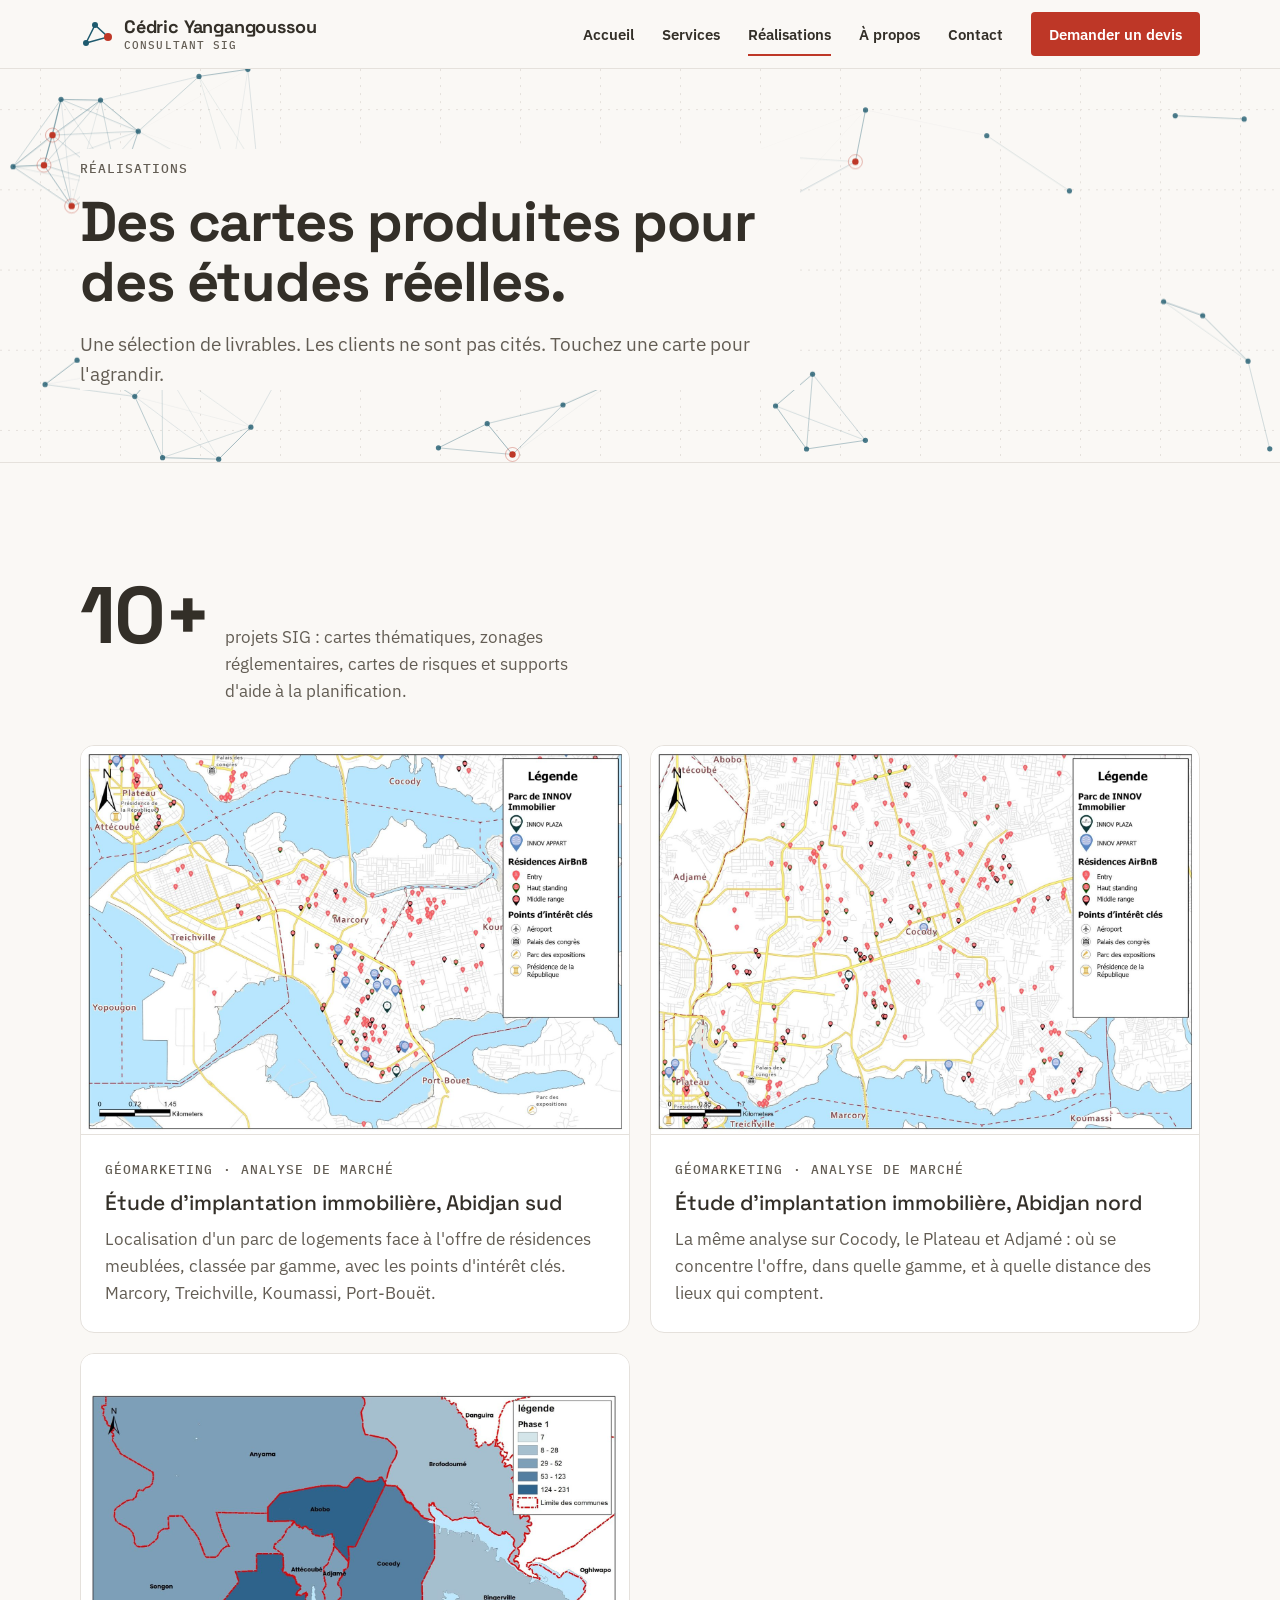
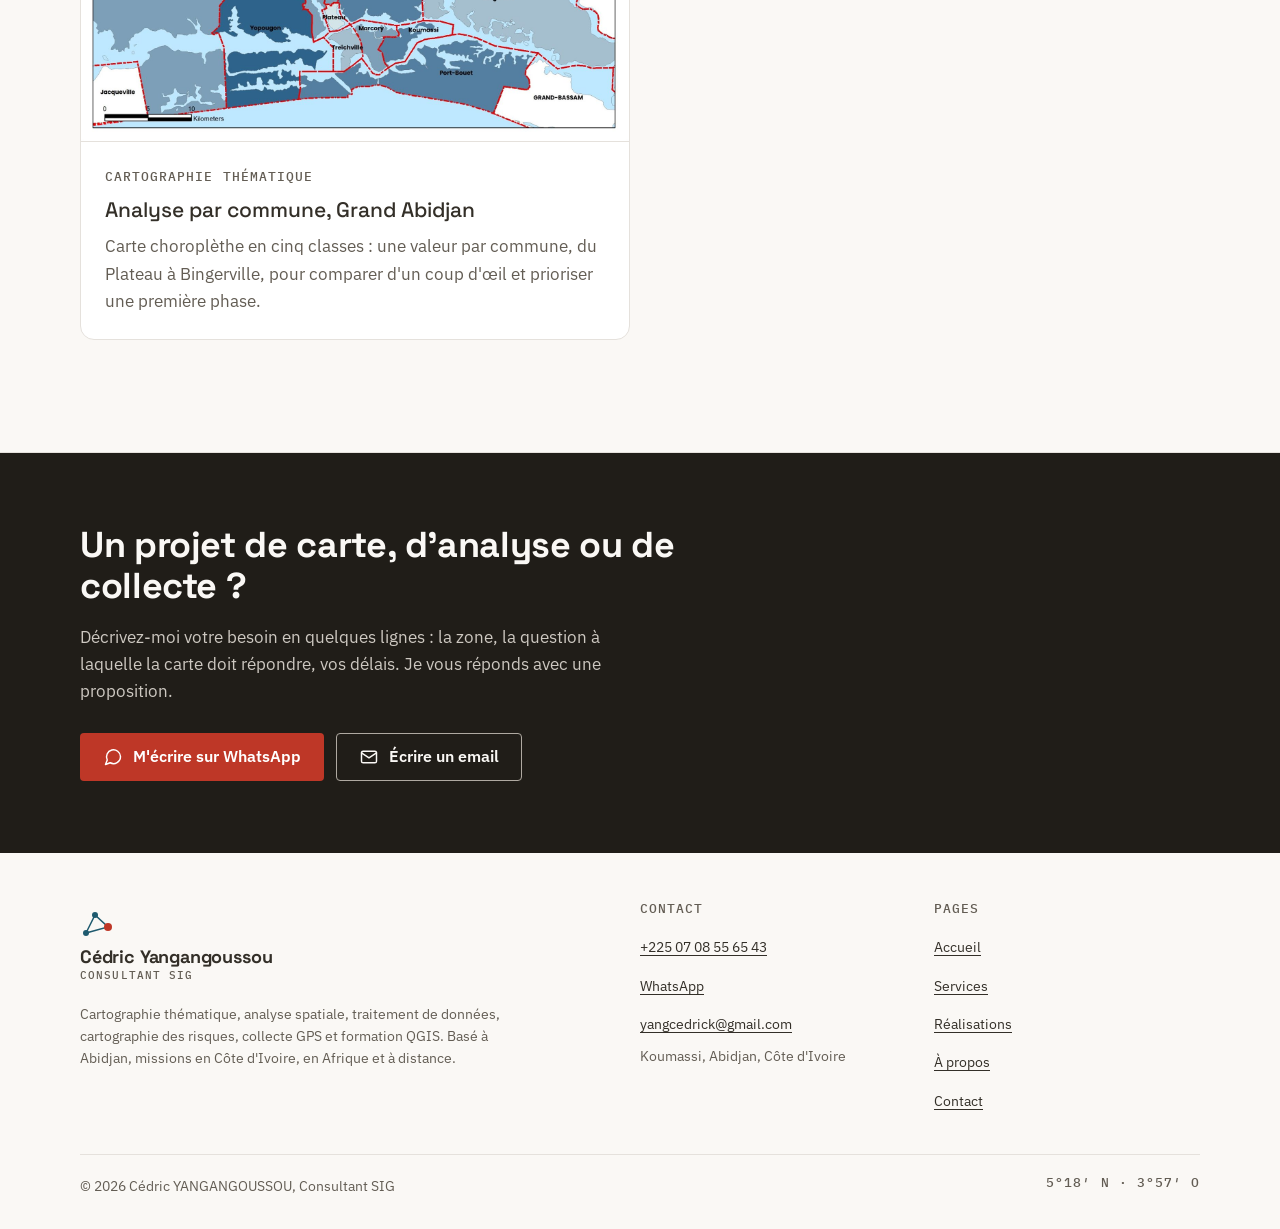
<file: realisations.html>
<!doctype html>
<html lang="fr">
<head>
<meta charset="utf-8">
<meta name="viewport" content="width=device-width, initial-scale=1">
<title>Réalisations cartographiques à Abidjan | Cédric YANGANGOUSSOU, Consultant SIG</title>
<meta name="description" content="Exemples de cartes réalisées : études d'implantation immobilière et géomarketing à Abidjan, cartographie thématique par commune du Grand Abidjan.">
<meta property="og:type" content="website">
<meta property="og:locale" content="fr_FR">
<meta property="og:title" content="Réalisations cartographiques à Abidjan | Cédric YANGANGOUSSOU, Consultant SIG">
<meta property="og:description" content="Exemples de cartes réalisées : études d'implantation immobilière et géomarketing à Abidjan, cartographie thématique par commune du Grand Abidjan.">
<meta property="og:image" content="images/realisation-3.jpg">
<meta name="theme-color" content="#FAF8F5">
<link rel="icon" href="images/favicon.svg" type="image/svg+xml">
<link rel="preconnect" href="https://fonts.googleapis.com">
<link rel="preconnect" href="https://fonts.gstatic.com" crossorigin>
<link href="https://fonts.googleapis.com/css2?family=IBM+Plex+Mono:wght@500&family=IBM+Plex+Sans:wght@400;600&family=Space+Grotesk:wght@500;700&display=swap" rel="stylesheet">
<link rel="stylesheet" href="tokens.css">
<link rel="stylesheet" href="style.css">
</head>
<body>
<a class="saut" href="#contenu">Aller au contenu</a>
<header class="entete">
  <div class="cadre">
    <a class="logo" href="index.html" aria-label="Cédric YANGANGOUSSOU, Consultant SIG : accueil">
      <svg width="34" height="34" viewBox="0 0 34 34" aria-hidden="true">
        <path d="M6 26 L15 8 L28 20 Z" fill="none" stroke="var(--lagune-encre)" stroke-width="1.5"/>
        <circle cx="6" cy="26" r="3" fill="var(--lagune-encre)"/><circle cx="15" cy="8" r="3" fill="var(--lagune-encre)"/>
        <circle cx="28" cy="20" r="4" fill="var(--action)"/></svg>
      <span><b>Cédric Yangangoussou</b><small>Consultant SIG</small></span>
    </a>
    <button class="menu-bouton" type="button" aria-expanded="false" aria-controls="menu"><svg width="20" height="20" viewBox="0 0 24 24" fill="none" stroke="currentColor" stroke-width="1.75" stroke-linecap="round" stroke-linejoin="round" aria-hidden="true"><path d="M4 7h16M4 12h16M4 17h16"/></svg><span>Menu</span></button>
    <nav class="menu" id="menu" aria-label="Menu principal">
        <a href="index.html">Accueil</a>
        <a href="services.html">Services</a>
        <a href="realisations.html" aria-current="page">Réalisations</a>
        <a href="a-propos.html">À propos</a>
        <a href="contact.html">Contact</a>
        <a class="bouton bouton-action" href="https://wa.me/2250708556543?text=Bonjour%20C%C3%A9dric%2C%20je%20vous%20contacte%20depuis%20votre%20site.%20J%27ai%20un%20besoin%20en%20SIG%20/%20cartographie%20%3A%20">Demander un devis</a>
    </nav>
  </div>
</header>
<main id="contenu">
<section class="tete-page">
  <canvas data-reseau aria-hidden="true"></canvas>
  <div class="cadre"><div class="bloc-titre">
    <span class="etiquette">Réalisations</span>
    <h1>Des cartes produites pour des études réelles.</h1>
    <p>Une sélection de livrables. Les clients ne sont pas cités. Touchez une carte pour l'agrandir.</p>
  </div></div>
</section>

<section class="section">
  <div class="cadre">
    <div class="chiffre"><b>10+</b><span>projets SIG : cartes thématiques, zonages réglementaires, cartes de risques et supports d'aide à la planification.</span></div>
    <div class="grille">
      <article class="carte realisation realisation-grande">
        <a class="image" href="images/realisation-1.jpg" aria-label="Agrandir : Étude d'implantation immobilière, Abidjan sud"><img src="images/realisation-1.jpg" alt="Carte d'Abidjan sud : logements d'un parc immobilier et résidences meublées par gamme, autour de Marcory et Koumassi" width="1600" height="1131" loading="lazy"></a>
        <div class="corps"><span class="etiquette">Géomarketing · Analyse de marché</span><h3>Étude d'implantation immobilière, Abidjan sud</h3><p>Localisation d'un parc de logements face à l'offre de résidences meublées, classée par gamme, avec les points d'intérêt clés. Marcory, Treichville, Koumassi, Port-Bouët.</p></div>
      </article>
      <article class="carte realisation realisation-grande">
        <a class="image" href="images/realisation-2.jpg" aria-label="Agrandir : Étude d'implantation immobilière, Abidjan nord"><img src="images/realisation-2.jpg" alt="Carte de Cocody, Plateau et Adjamé : résidences meublées par gamme et points d'intérêt" width="1600" height="1131" loading="lazy"></a>
        <div class="corps"><span class="etiquette">Géomarketing · Analyse de marché</span><h3>Étude d'implantation immobilière, Abidjan nord</h3><p>La même analyse sur Cocody, le Plateau et Adjamé : où se concentre l'offre, dans quelle gamme, et à quelle distance des lieux qui comptent.</p></div>
      </article>
      <article class="carte realisation realisation-grande">
        <a class="image" href="images/realisation-3.jpg" aria-label="Agrandir : Analyse par commune, Grand Abidjan"><img src="images/realisation-3.jpg" alt="Carte du Grand Abidjan par commune, en cinq classes de bleu, limites communales en pointillés rouges" width="1600" height="1131" loading="lazy"></a>
        <div class="corps"><span class="etiquette">Cartographie thématique</span><h3>Analyse par commune, Grand Abidjan</h3><p>Carte choroplèthe en cinq classes : une valeur par commune, du Plateau à Bingerville, pour comparer d'un coup d'œil et prioriser une première phase.</p></div>
      </article>
    </div>
  </div>
</section>
<section class="appel">
  <div class="cadre">
    <h2>Un projet de carte, d'analyse ou de collecte&nbsp;?</h2>
    <p>Décrivez-moi votre besoin en quelques lignes : la zone, la question à laquelle la carte doit répondre, vos délais. Je vous réponds avec une proposition.</p>
    <div class="rangee">
      <a class="bouton bouton-action" href="https://wa.me/2250708556543?text=Bonjour%20C%C3%A9dric%2C%20je%20vous%20contacte%20depuis%20votre%20site.%20J%27ai%20un%20besoin%20en%20SIG%20/%20cartographie%20%3A%20"><svg width="20" height="20" viewBox="0 0 24 24" fill="none" stroke="currentColor" stroke-width="1.75" stroke-linecap="round" stroke-linejoin="round" aria-hidden="true"><path d="M21 11.5a8.4 8.4 0 0 1-12.4 7.4L3 21l2.1-5.4A8.4 8.4 0 1 1 21 11.5z"/></svg>M'écrire sur WhatsApp</a>
      <a class="bouton bouton-second" href="mailto:yangcedrick@gmail.com?subject=Demande%20de%20devis%20SIG"><svg width="20" height="20" viewBox="0 0 24 24" fill="none" stroke="currentColor" stroke-width="1.75" stroke-linecap="round" stroke-linejoin="round" aria-hidden="true"><rect x="3" y="5" width="18" height="14" rx="2"/><path d="m3 7 9 6 9-6"/></svg>Écrire un email</a>
    </div>
  </div>
</section>
</main>
<footer class="pied">
  <div class="cadre">
    <div class="colonnes">
      <div>
        <a class="logo" href="index.html"><svg width="34" height="34" viewBox="0 0 34 34" aria-hidden="true">
        <path d="M6 26 L15 8 L28 20 Z" fill="none" stroke="var(--lagune-encre)" stroke-width="1.5"/>
        <circle cx="6" cy="26" r="3" fill="var(--lagune-encre)"/><circle cx="15" cy="8" r="3" fill="var(--lagune-encre)"/>
        <circle cx="28" cy="20" r="4" fill="var(--action)"/></svg><span><b>Cédric Yangangoussou</b><small>Consultant SIG</small></span></a>
        <p style="margin-top:16px;max-width:30em">Cartographie thématique, analyse spatiale, traitement de données, cartographie des risques, collecte GPS et formation QGIS. Basé à Abidjan, missions en Côte d'Ivoire, en Afrique et à distance.</p>
      </div>
      <div>
        <h2>Contact</h2>
        <ul>
          <li><a href="tel:+2250708556543">+225 07 08 55 65 43</a></li>
          <li><a href="https://wa.me/2250708556543?text=Bonjour%20C%C3%A9dric%2C%20je%20vous%20contacte%20depuis%20votre%20site.%20J%27ai%20un%20besoin%20en%20SIG%20/%20cartographie%20%3A%20">WhatsApp</a></li>
          <li><a href="mailto:yangcedrick@gmail.com">yangcedrick@gmail.com</a></li>
          <li>Koumassi, Abidjan, Côte d'Ivoire</li>
        </ul>
      </div>
      <div>
        <h2>Pages</h2>
        <ul>
          <li><a href="index.html">Accueil</a></li>
          <li><a href="services.html">Services</a></li>
          <li><a href="realisations.html">Réalisations</a></li>
          <li><a href="a-propos.html">À propos</a></li>
          <li><a href="contact.html">Contact</a></li>
        </ul>
      </div>
    </div>
    <div class="bas"><span>© 2026 Cédric YANGANGOUSSOU, Consultant SIG</span><span class="etiquette">5°18′ N · 3°57′ O</span></div>
  </div>
</footer>
<a class="flottant" href="https://wa.me/2250708556543?text=Bonjour%20C%C3%A9dric%2C%20je%20vous%20contacte%20depuis%20votre%20site.%20J%27ai%20un%20besoin%20en%20SIG%20/%20cartographie%20%3A%20" aria-label="M'écrire sur WhatsApp"><svg width="26" height="26" viewBox="0 0 24 24" fill="none" stroke="currentColor" stroke-width="1.75" stroke-linecap="round" stroke-linejoin="round" aria-hidden="true"><path d="M21 11.5a8.4 8.4 0 0 1-12.4 7.4L3 21l2.1-5.4A8.4 8.4 0 1 1 21 11.5z"/></svg></a>
<script src="menu.js"></script>
<script src="reseau.js"></script>
</body>
</html>
</file>
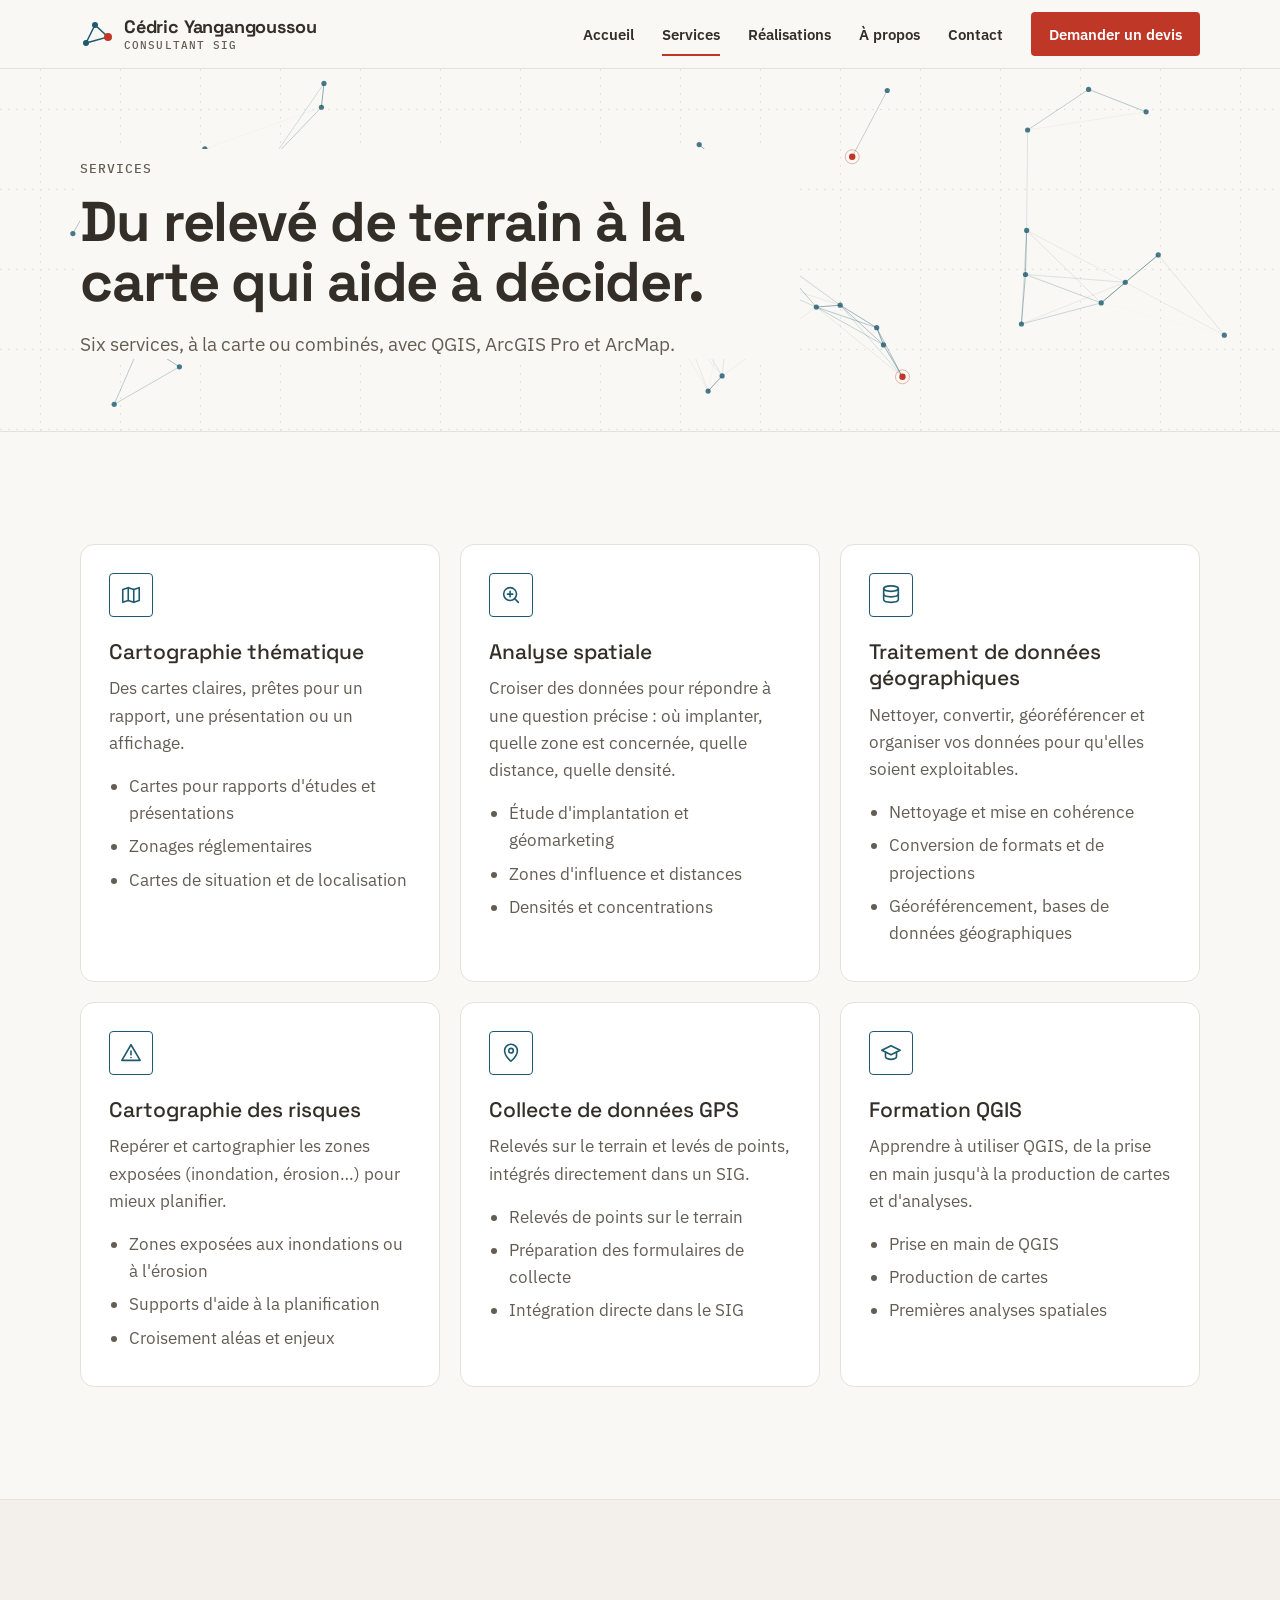
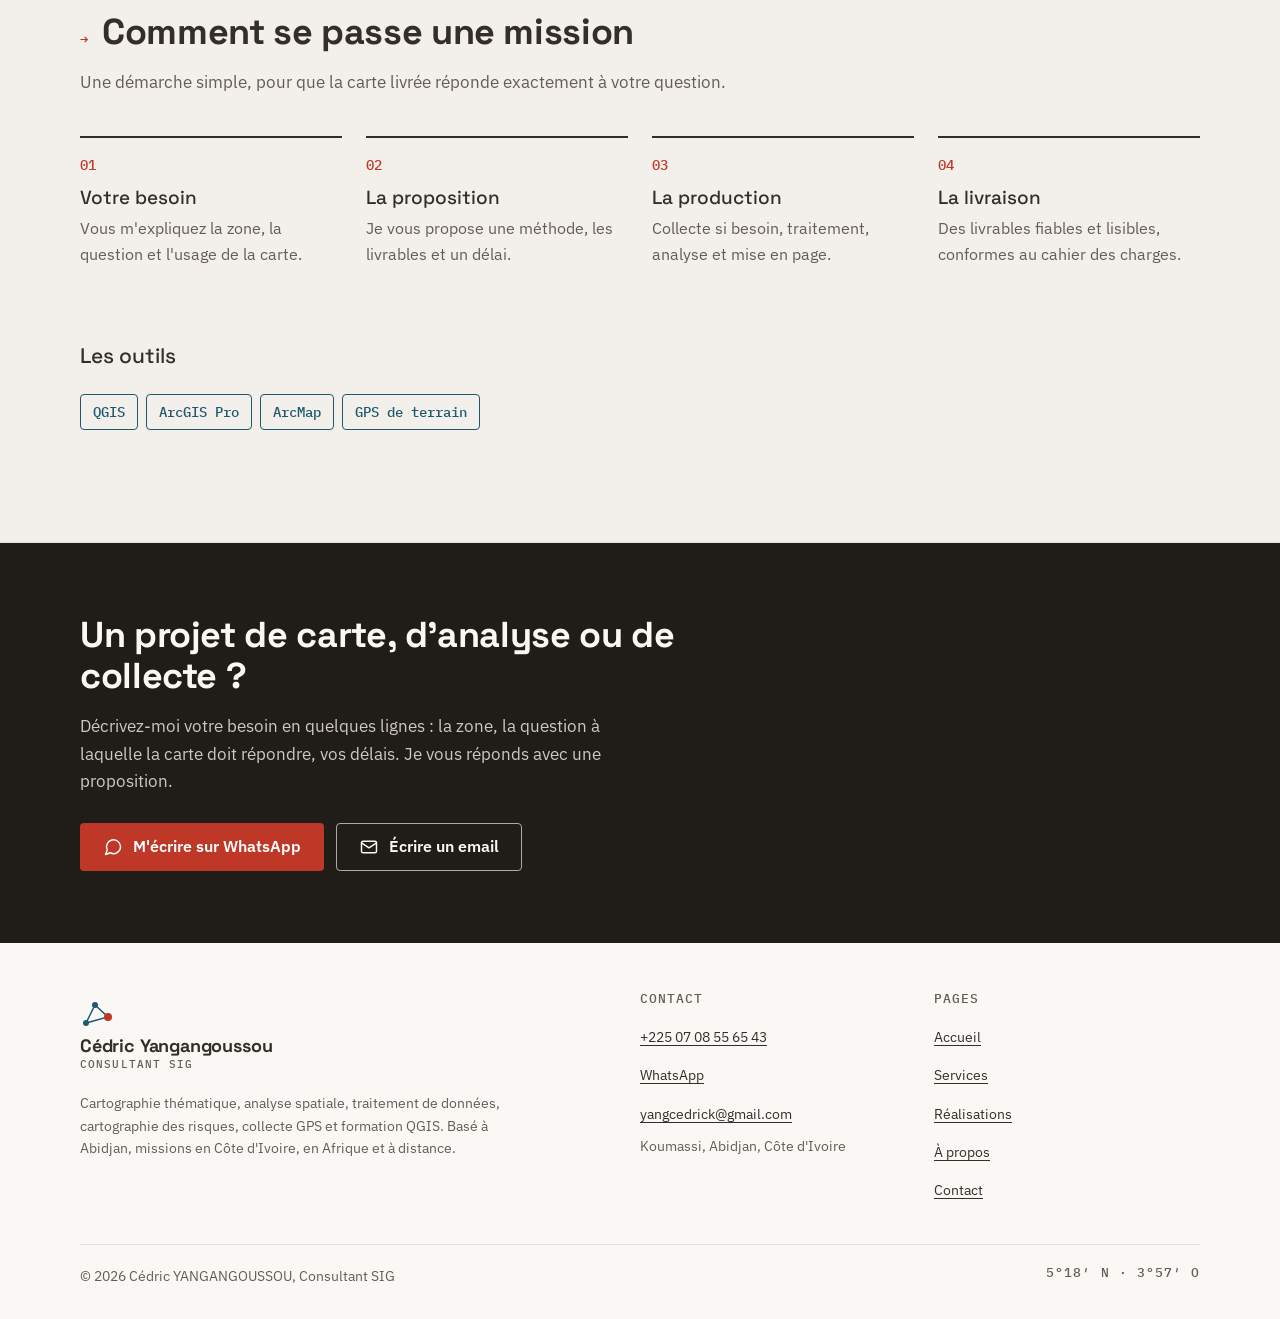
<file: services.html>
<!doctype html>
<html lang="fr">
<head>
<meta charset="utf-8">
<meta name="viewport" content="width=device-width, initial-scale=1">
<title>Services SIG : cartographie, analyse spatiale, GPS, formation QGIS | Cédric YANGANGOUSSOU</title>
<meta name="description" content="Cartographie thématique, analyse spatiale, traitement de données géographiques, cartographie des risques, collecte de données GPS et formation QGIS, à Abidjan et à distance.">
<meta property="og:type" content="website">
<meta property="og:locale" content="fr_FR">
<meta property="og:title" content="Services SIG : cartographie, analyse spatiale, GPS, formation QGIS | Cédric YANGANGOUSSOU">
<meta property="og:description" content="Cartographie thématique, analyse spatiale, traitement de données géographiques, cartographie des risques, collecte de données GPS et formation QGIS, à Abidjan et à distance.">
<meta property="og:image" content="images/realisation-3.jpg">
<meta name="theme-color" content="#FAF8F5">
<link rel="icon" href="images/favicon.svg" type="image/svg+xml">
<link rel="preconnect" href="https://fonts.googleapis.com">
<link rel="preconnect" href="https://fonts.gstatic.com" crossorigin>
<link href="https://fonts.googleapis.com/css2?family=IBM+Plex+Mono:wght@500&family=IBM+Plex+Sans:wght@400;600&family=Space+Grotesk:wght@500;700&display=swap" rel="stylesheet">
<link rel="stylesheet" href="tokens.css">
<link rel="stylesheet" href="style.css">
</head>
<body>
<a class="saut" href="#contenu">Aller au contenu</a>
<header class="entete">
  <div class="cadre">
    <a class="logo" href="index.html" aria-label="Cédric YANGANGOUSSOU, Consultant SIG : accueil">
      <svg width="34" height="34" viewBox="0 0 34 34" aria-hidden="true">
        <path d="M6 26 L15 8 L28 20 Z" fill="none" stroke="var(--lagune-encre)" stroke-width="1.5"/>
        <circle cx="6" cy="26" r="3" fill="var(--lagune-encre)"/><circle cx="15" cy="8" r="3" fill="var(--lagune-encre)"/>
        <circle cx="28" cy="20" r="4" fill="var(--action)"/></svg>
      <span><b>Cédric Yangangoussou</b><small>Consultant SIG</small></span>
    </a>
    <button class="menu-bouton" type="button" aria-expanded="false" aria-controls="menu"><svg width="20" height="20" viewBox="0 0 24 24" fill="none" stroke="currentColor" stroke-width="1.75" stroke-linecap="round" stroke-linejoin="round" aria-hidden="true"><path d="M4 7h16M4 12h16M4 17h16"/></svg><span>Menu</span></button>
    <nav class="menu" id="menu" aria-label="Menu principal">
        <a href="index.html">Accueil</a>
        <a href="services.html" aria-current="page">Services</a>
        <a href="realisations.html">Réalisations</a>
        <a href="a-propos.html">À propos</a>
        <a href="contact.html">Contact</a>
        <a class="bouton bouton-action" href="https://wa.me/2250708556543?text=Bonjour%20C%C3%A9dric%2C%20je%20vous%20contacte%20depuis%20votre%20site.%20J%27ai%20un%20besoin%20en%20SIG%20/%20cartographie%20%3A%20">Demander un devis</a>
    </nav>
  </div>
</header>
<main id="contenu">
<section class="tete-page">
  <canvas data-reseau aria-hidden="true"></canvas>
  <div class="cadre"><div class="bloc-titre">
    <span class="etiquette">Services</span>
    <h1>Du relevé de terrain à la carte qui aide à décider.</h1>
    <p>Six services, à la carte ou combinés, avec QGIS, ArcGIS Pro et ArcMap.</p>
  </div></div>
</section>

<section class="section">
  <div class="cadre">
    <div class="grille grille-3 grille-egale">
      <article class="carte">
        <div class="picto"><svg width="22" height="22" viewBox="0 0 24 24" fill="none" stroke="currentColor" stroke-width="1.75" stroke-linecap="round" stroke-linejoin="round" aria-hidden="true"><path d="M9 4 3 6v14l6-2 6 2 6-2V4l-6 2-6-2z"/><path d="M9 4v14M15 6v14"/></svg></div>
        <h3>Cartographie thématique</h3>
        <p>Des cartes claires, prêtes pour un rapport, une présentation ou un affichage.</p>
        <ul><li>Cartes pour rapports d'études et présentations</li><li>Zonages réglementaires</li><li>Cartes de situation et de localisation</li></ul>
      </article>
      <article class="carte">
        <div class="picto"><svg width="22" height="22" viewBox="0 0 24 24" fill="none" stroke="currentColor" stroke-width="1.75" stroke-linecap="round" stroke-linejoin="round" aria-hidden="true"><circle cx="11" cy="11" r="7"/><path d="m20 20-3.5-3.5"/><path d="M8 11h6M11 8v6"/></svg></div>
        <h3>Analyse spatiale</h3>
        <p>Croiser des données pour répondre à une question précise : où implanter, quelle zone est concernée, quelle distance, quelle densité.</p>
        <ul><li>Étude d'implantation et géomarketing</li><li>Zones d'influence et distances</li><li>Densités et concentrations</li></ul>
      </article>
      <article class="carte">
        <div class="picto"><svg width="22" height="22" viewBox="0 0 24 24" fill="none" stroke="currentColor" stroke-width="1.75" stroke-linecap="round" stroke-linejoin="round" aria-hidden="true"><ellipse cx="12" cy="5" rx="8" ry="3"/><path d="M4 5v6c0 1.7 3.6 3 8 3s8-1.3 8-3V5"/><path d="M4 11v6c0 1.7 3.6 3 8 3s8-1.3 8-3v-6"/></svg></div>
        <h3>Traitement de données géographiques</h3>
        <p>Nettoyer, convertir, géoréférencer et organiser vos données pour qu'elles soient exploitables.</p>
        <ul><li>Nettoyage et mise en cohérence</li><li>Conversion de formats et de projections</li><li>Géoréférencement, bases de données géographiques</li></ul>
      </article>
      <article class="carte">
        <div class="picto"><svg width="22" height="22" viewBox="0 0 24 24" fill="none" stroke="currentColor" stroke-width="1.75" stroke-linecap="round" stroke-linejoin="round" aria-hidden="true"><path d="M12 3 2 20h20L12 3z"/><path d="M12 10v4M12 17h.01"/></svg></div>
        <h3>Cartographie des risques</h3>
        <p>Repérer et cartographier les zones exposées (inondation, érosion…) pour mieux planifier.</p>
        <ul><li>Zones exposées aux inondations ou à l'érosion</li><li>Supports d'aide à la planification</li><li>Croisement aléas et enjeux</li></ul>
      </article>
      <article class="carte">
        <div class="picto"><svg width="22" height="22" viewBox="0 0 24 24" fill="none" stroke="currentColor" stroke-width="1.75" stroke-linecap="round" stroke-linejoin="round" aria-hidden="true"><path d="M12 21s-7-6.2-7-11.5a7 7 0 0 1 14 0C19 14.8 12 21 12 21z"/><circle cx="12" cy="9.5" r="2.5"/></svg></div>
        <h3>Collecte de données GPS</h3>
        <p>Relevés sur le terrain et levés de points, intégrés directement dans un SIG.</p>
        <ul><li>Relevés de points sur le terrain</li><li>Préparation des formulaires de collecte</li><li>Intégration directe dans le SIG</li></ul>
      </article>
      <article class="carte">
        <div class="picto"><svg width="22" height="22" viewBox="0 0 24 24" fill="none" stroke="currentColor" stroke-width="1.75" stroke-linecap="round" stroke-linejoin="round" aria-hidden="true"><path d="M2 9 12 4l10 5-10 5L2 9z"/><path d="M6 11v5c0 1.5 2.7 3 6 3s6-1.5 6-3v-5"/></svg></div>
        <h3>Formation QGIS</h3>
        <p>Apprendre à utiliser QGIS, de la prise en main jusqu'à la production de cartes et d'analyses.</p>
        <ul><li>Prise en main de QGIS</li><li>Production de cartes</li><li>Premières analyses spatiales</li></ul>
      </article>
    </div>
  </div>
</section>

<section class="section section-alterne">
  <div class="cadre">
    <div class="entete-section"><span class="num">→</span><h2>Comment se passe une mission</h2></div>
    <p class="intro">Une démarche simple, pour que la carte livrée réponde exactement à votre question.</p>
    <ol class="etapes">
      <li><h3>Votre besoin</h3><p>Vous m'expliquez la zone, la question et l'usage de la carte.</p></li>
      <li><h3>La proposition</h3><p>Je vous propose une méthode, les livrables et un délai.</p></li>
      <li><h3>La production</h3><p>Collecte si besoin, traitement, analyse et mise en page.</p></li>
      <li><h3>La livraison</h3><p>Des livrables fiables et lisibles, conformes au cahier des charges.</p></li>
    </ol>
    <h3 style="margin-top:48px">Les outils</h3>
    <ul class="outils"><li>QGIS</li><li>ArcGIS Pro</li><li>ArcMap</li><li>GPS de terrain</li></ul>
  </div>
</section>
<section class="appel">
  <div class="cadre">
    <h2>Un projet de carte, d'analyse ou de collecte&nbsp;?</h2>
    <p>Décrivez-moi votre besoin en quelques lignes : la zone, la question à laquelle la carte doit répondre, vos délais. Je vous réponds avec une proposition.</p>
    <div class="rangee">
      <a class="bouton bouton-action" href="https://wa.me/2250708556543?text=Bonjour%20C%C3%A9dric%2C%20je%20vous%20contacte%20depuis%20votre%20site.%20J%27ai%20un%20besoin%20en%20SIG%20/%20cartographie%20%3A%20"><svg width="20" height="20" viewBox="0 0 24 24" fill="none" stroke="currentColor" stroke-width="1.75" stroke-linecap="round" stroke-linejoin="round" aria-hidden="true"><path d="M21 11.5a8.4 8.4 0 0 1-12.4 7.4L3 21l2.1-5.4A8.4 8.4 0 1 1 21 11.5z"/></svg>M'écrire sur WhatsApp</a>
      <a class="bouton bouton-second" href="mailto:yangcedrick@gmail.com?subject=Demande%20de%20devis%20SIG"><svg width="20" height="20" viewBox="0 0 24 24" fill="none" stroke="currentColor" stroke-width="1.75" stroke-linecap="round" stroke-linejoin="round" aria-hidden="true"><rect x="3" y="5" width="18" height="14" rx="2"/><path d="m3 7 9 6 9-6"/></svg>Écrire un email</a>
    </div>
  </div>
</section>
</main>
<footer class="pied">
  <div class="cadre">
    <div class="colonnes">
      <div>
        <a class="logo" href="index.html"><svg width="34" height="34" viewBox="0 0 34 34" aria-hidden="true">
        <path d="M6 26 L15 8 L28 20 Z" fill="none" stroke="var(--lagune-encre)" stroke-width="1.5"/>
        <circle cx="6" cy="26" r="3" fill="var(--lagune-encre)"/><circle cx="15" cy="8" r="3" fill="var(--lagune-encre)"/>
        <circle cx="28" cy="20" r="4" fill="var(--action)"/></svg><span><b>Cédric Yangangoussou</b><small>Consultant SIG</small></span></a>
        <p style="margin-top:16px;max-width:30em">Cartographie thématique, analyse spatiale, traitement de données, cartographie des risques, collecte GPS et formation QGIS. Basé à Abidjan, missions en Côte d'Ivoire, en Afrique et à distance.</p>
      </div>
      <div>
        <h2>Contact</h2>
        <ul>
          <li><a href="tel:+2250708556543">+225 07 08 55 65 43</a></li>
          <li><a href="https://wa.me/2250708556543?text=Bonjour%20C%C3%A9dric%2C%20je%20vous%20contacte%20depuis%20votre%20site.%20J%27ai%20un%20besoin%20en%20SIG%20/%20cartographie%20%3A%20">WhatsApp</a></li>
          <li><a href="mailto:yangcedrick@gmail.com">yangcedrick@gmail.com</a></li>
          <li>Koumassi, Abidjan, Côte d'Ivoire</li>
        </ul>
      </div>
      <div>
        <h2>Pages</h2>
        <ul>
          <li><a href="index.html">Accueil</a></li>
          <li><a href="services.html">Services</a></li>
          <li><a href="realisations.html">Réalisations</a></li>
          <li><a href="a-propos.html">À propos</a></li>
          <li><a href="contact.html">Contact</a></li>
        </ul>
      </div>
    </div>
    <div class="bas"><span>© 2026 Cédric YANGANGOUSSOU, Consultant SIG</span><span class="etiquette">5°18′ N · 3°57′ O</span></div>
  </div>
</footer>
<a class="flottant" href="https://wa.me/2250708556543?text=Bonjour%20C%C3%A9dric%2C%20je%20vous%20contacte%20depuis%20votre%20site.%20J%27ai%20un%20besoin%20en%20SIG%20/%20cartographie%20%3A%20" aria-label="M'écrire sur WhatsApp"><svg width="26" height="26" viewBox="0 0 24 24" fill="none" stroke="currentColor" stroke-width="1.75" stroke-linecap="round" stroke-linejoin="round" aria-hidden="true"><path d="M21 11.5a8.4 8.4 0 0 1-12.4 7.4L3 21l2.1-5.4A8.4 8.4 0 1 1 21 11.5z"/></svg></a>
<script src="menu.js"></script>
<script src="reseau.js"></script>
</body>
</html>
</file>
<file: tokens.css>
/* Identité : Cédric YANGANGOUSSOU, Consultant SIG
   Parti pris : une carte de terrain bien faite, claire, précise, ancrée à Abidjan,
   où les points relevés se relient pour donner du sens. */
:root {
  /* Accent : rouge latérite, la couleur des limites administratives sur ses cartes
     et de la terre rouge ouest-africaine. Réservé à l'action principale. */
  --accent-50: #FCF5F3;
  --accent-100: #F9E9E7;
  --accent-200: #F3D3CD;
  --accent-300: #EBADA3;
  --accent-400: #E27E6F;
  --accent-500: #D94D3A;
  --accent-600: #BE3727;
  --accent-700: #972C21;
  --accent-800: #6E231C;
  --accent-900: #471915;
  --accent-950: #2A100E;

  /* Neutres : papier de carte, teintés chaud (34°) */
  --neutre-50: #FAF8F5;
  --neutre-100: #F3F0EC;
  --neutre-200: #E5E1DC;
  --neutre-300: #CDC8C1;
  --neutre-400: #AFA9A1;
  --neutre-500: #928B81;
  --neutre-600: #7B746B;
  --neutre-700: #635D54;
  --neutre-800: #4C463E;
  --neutre-900: #332F28;
  --neutre-950: #201D18;

  /* Cartographie : la lagune (eau des cartes) et la route, pour les illustrations uniquement */
  --lagune-clair: #DCEFF6;
  --lagune: #9FD3E6;
  --lagune-encre: #1E5A6E;
  --route: #F2D46B;

  /* Sens */
  --succes: #3C7A3A;  --attention: #A86A10;  --erreur: #B3261E;

  /* Rôles */
  --fond: var(--neutre-50);
  --fond-alterne: var(--neutre-100);
  --surface: #FFFFFF;
  --texte: var(--neutre-900);
  --texte-doux: var(--neutre-700);
  --bordure: var(--neutre-200);
  --bordure-champ: var(--neutre-500);
  --action: var(--accent-600);
  --action-survol: var(--accent-700);
  --lien: var(--accent-700);
  --focus: var(--accent-500);
  --fond-sombre: var(--neutre-950);

  /* Typographie */
  --police-titre: "Space Grotesk", ui-sans-serif, system-ui, sans-serif;
  --police-texte: "IBM Plex Sans", ui-sans-serif, system-ui, sans-serif;
  --police-mono: "IBM Plex Mono", ui-monospace, monospace;
  --corps: 17px;  --ligne: 1.6;
  --taille-titre-1: clamp(34px, 7vw, 56px);
  --taille-titre-2: clamp(26px, 4.5vw, 36px);
  --taille-titre-3: 21px;
  --taille-petit: 14px;
  --taille-etiquette: 13px;

  /* Formes et espace : séparation au trait, pas d'ombre */
  --rayon-petit: 4px;   /* boutons, champs, étiquettes */
  --rayon-grand: 14px;  /* cartes, images */
  --pas: 4px;
  --trait: 1px solid var(--bordure);
  --largeur-max: 1160px;
  --duree: 220ms;
}
</file>
<file: style.css>
/* Style commun : n'utilise que les variables de tokens.css */
*, *::before, *::after { box-sizing: border-box; }
html { -webkit-text-size-adjust: 100%; scroll-behavior: smooth; }
body {
  margin: 0;
  background: var(--fond);
  color: var(--texte);
  font: 400 var(--corps)/var(--ligne) var(--police-texte);
}
img { max-width: 100%; height: auto; display: block; }
a { color: var(--lien); text-underline-offset: 3px; }
a:focus-visible, button:focus-visible, summary:focus-visible { outline: 2px solid var(--focus); outline-offset: 2px; border-radius: var(--rayon-petit); }
h1, h2, h3 { font-family: var(--police-titre); margin: 0; color: var(--texte); }
h1 { font-size: var(--taille-titre-1); line-height: 1.08; font-weight: 700; letter-spacing: -0.02em; }
h2 { font-size: var(--taille-titre-2); line-height: 1.15; font-weight: 700; letter-spacing: -0.01em; }
h3 { font-size: var(--taille-titre-3); line-height: 1.25; font-weight: 500; }
p { margin: 0 0 16px; }

.cadre { max-width: var(--largeur-max); margin: 0 auto; padding: 0 20px; }
.etiquette {
  font: 500 var(--taille-etiquette)/1.3 var(--police-mono);
  letter-spacing: 0.08em; text-transform: uppercase; color: var(--texte-doux);
}
.saut { position: absolute; left: -9999px; }
.saut:focus { left: 16px; top: 12px; z-index: 50; background: var(--surface); padding: 8px 12px; }

/* ---------- En-tête ---------- */
.entete { position: sticky; top: 0; z-index: 20; background: var(--fond); border-bottom: var(--trait); }
.entete .cadre { display: flex; align-items: center; justify-content: space-between; height: 68px; }
.logo { display: flex; align-items: center; gap: 10px; text-decoration: none; color: var(--texte); }
.logo b { display: block; font: 700 18px/1 var(--police-titre); letter-spacing: -0.01em; }
.logo small { display: block; margin-top: 4px; font: 500 11px/1 var(--police-mono); letter-spacing: 0.1em; text-transform: uppercase; color: var(--texte-doux); }
.menu-bouton {
  display: inline-flex; align-items: center; gap: 8px;
  min-height: 44px; padding: 0 14px; border: 1.5px solid var(--neutre-900); border-radius: var(--rayon-petit);
  background: var(--surface); color: var(--texte); font: 600 15px/1 var(--police-texte); cursor: pointer;
}
.menu { display: none; }
.menu.ouvert {
  display: block; position: absolute; left: 0; right: 0; top: 68px;
  background: var(--fond); border-bottom: var(--trait); padding: 8px 20px 20px;
}
.menu a {
  display: flex; align-items: center; min-height: 52px; border-bottom: var(--trait);
  color: var(--texte); text-decoration: none; font: 500 18px/1 var(--police-titre);
}
.menu a[aria-current="page"] { color: var(--action); }
.menu .bouton { margin-top: 16px; width: 100%; justify-content: center; border-bottom: 0; }

@media (min-width: 900px) {
  .menu-bouton { display: none; }
  .menu, .menu.ouvert { display: flex; align-items: center; gap: 28px; position: static; padding: 0; border: 0; background: none; }
  .menu a { min-height: 44px; border: 0; font: 600 15px/1 var(--police-texte); }
  .menu a[aria-current="page"] { color: var(--texte); box-shadow: inset 0 -2px 0 var(--action); }
  .menu .bouton { margin: 0; width: auto; min-height: 44px; padding: 0 18px; box-shadow: none; }
  .menu .bouton:hover { color: var(--surface); }
}

/* ---------- Boutons ---------- */
.bouton {
  display: inline-flex; align-items: center; gap: 10px;
  min-height: 48px; padding: 0 22px; border-radius: var(--rayon-petit);
  font: 600 16px/1.1 var(--police-texte); text-decoration: none; text-align: center;
  border: 1.5px solid transparent; cursor: pointer;
  transition: background var(--duree) ease-out, transform 150ms ease-out;
}
.bouton:active { transform: translateY(1px); }
.bouton-action, .menu a.bouton-action { background: var(--action); color: var(--surface); }
.bouton-action:hover { background: var(--action-survol); }
.bouton-second { background: var(--surface); color: var(--texte); border-color: var(--neutre-900); }
.bouton-second:hover { background: var(--neutre-100); }
.bouton svg { flex: none; }
.rangee { display: flex; flex-wrap: wrap; gap: 12px; align-items: center; }

/* ---------- Bandeau d'accueil ---------- */
.une { position: relative; overflow: hidden; border-bottom: var(--trait); }
.une canvas { position: absolute; inset: 0; width: 100%; height: 100%; }
.une .cadre { position: relative; padding-top: 150px; padding-bottom: 56px; }
.une-texte { max-width: 660px; background: var(--fond); padding-top: 16px; }
.une .etiquette { display: inline-block; margin-bottom: 18px; }
.chapo { font-size: 19px; color: var(--texte-doux); margin: 20px 0 32px; max-width: 34em; }
@media (min-width: 900px) {
  .une .cadre { padding-top: 96px; padding-bottom: 104px; }
  .une-texte { padding: 8px 0; }
}

/* Bandeau de page intérieure */
.tete-page { position: relative; overflow: hidden; border-bottom: var(--trait); }
.tete-page canvas { position: absolute; inset: 0; width: 100%; height: 100%; }
.tete-page .cadre { position: relative; padding-top: 110px; padding-bottom: 48px; }
.tete-page .bloc-titre { background: var(--fond); padding-top: 12px; max-width: 720px; }
.tete-page .etiquette { display: block; margin-bottom: 14px; }
.tete-page p { font-size: 19px; color: var(--texte-doux); margin: 16px 0 0; }
@media (min-width: 900px) {
  .tete-page .cadre { padding-top: 80px; padding-bottom: 72px; }
}

/* ---------- Sections ---------- */
.section { padding: 72px 0; border-bottom: var(--trait); }
.section-alterne { background: var(--fond-alterne); }
@media (min-width: 900px) { .section { padding: 112px 0; } }
.entete-section { display: flex; gap: 14px; align-items: baseline; margin-bottom: 16px; }
.entete-section .num { font: 500 14px/1 var(--police-mono); color: var(--action); }
.intro { color: var(--texte-doux); max-width: 38em; margin-bottom: 40px; }
.lien-suite { display: inline-flex; align-items: center; gap: 8px; min-height: 44px; margin-top: 32px; font-weight: 600; }

/* ---------- Cartes ---------- */
.grille { display: grid; gap: 16px; grid-template-columns: 1fr; align-items: start; }
@media (min-width: 640px) { .grille { grid-template-columns: repeat(2, 1fr); gap: 20px; } }
@media (min-width: 1000px) { .grille-3 { grid-template-columns: repeat(3, 1fr); } }
.grille-egale { align-items: stretch; }
.carte { background: var(--surface); border: var(--trait); border-radius: var(--rayon-grand); padding: 28px; }
.carte p { color: var(--texte-doux); margin: 10px 0 0; }
.picto {
  width: 44px; height: 44px; margin-bottom: 22px;
  display: grid; place-items: center;
  border: 1.5px solid var(--lagune-encre); border-radius: var(--rayon-petit); color: var(--lagune-encre);
}
.carte ul { margin: 16px 0 0; padding-left: 20px; color: var(--texte-doux); }
.carte li { margin-bottom: 6px; }

.realisation { padding: 0; overflow: hidden; }
.realisation a.image { display: block; border-bottom: var(--trait); }
.realisation img { width: 100%; aspect-ratio: 4 / 3; object-fit: cover; object-position: left top; }
.realisation .corps { padding: 20px 24px 24px; }
.realisation h3 { margin-top: 8px; }
.realisation-grande img { aspect-ratio: auto; }

/* Points forts : liste numérotée au trait */
.atouts { list-style: none; margin: 0; padding: 0; display: grid; gap: 0; }
@media (min-width: 800px) { .atouts { grid-template-columns: repeat(2, 1fr); column-gap: 48px; } }
.atouts li { border-top: var(--trait); padding: 24px 0; display: grid; grid-template-columns: 44px 1fr; gap: 8px; }
.atouts .num { font: 500 14px/1.9 var(--police-mono); color: var(--action); }
.atouts h3 { margin-bottom: 6px; }
.atouts p { color: var(--texte-doux); margin: 0; }

/* Chiffre clé */
.chiffre { display: flex; align-items: baseline; gap: 14px; flex-wrap: wrap; margin: 0 0 40px; }
.chiffre b { font: 700 clamp(48px, 9vw, 80px)/1 var(--police-titre); letter-spacing: -0.03em; }
.chiffre span { color: var(--texte-doux); max-width: 22em; }

/* Outils */
.outils { display: flex; flex-wrap: wrap; gap: 8px; list-style: none; padding: 0; margin: 24px 0 0; }
.outils li { font: 500 14px/1 var(--police-mono); padding: 10px 12px; border: 1.5px solid var(--lagune-encre); color: var(--lagune-encre); border-radius: var(--rayon-petit); }

/* Texte long */
.texte-long { max-width: 40em; }
.texte-long p { font-size: 18px; }
.deux-colonnes { display: grid; gap: 40px; }
@media (min-width: 900px) { .deux-colonnes { grid-template-columns: 5fr 7fr; gap: 72px; } }

/* Étapes */
.etapes { list-style: none; margin: 0; padding: 0; counter-reset: etape; display: grid; gap: 0; }
@media (min-width: 900px) { .etapes { grid-template-columns: repeat(4, 1fr); column-gap: 24px; } }
.etapes li { counter-increment: etape; border-top: 2px solid var(--neutre-900); padding: 20px 0 28px; }
.etapes li::before { content: "0" counter(etape); display: block; font: 500 14px/1 var(--police-mono); color: var(--action); margin-bottom: 14px; }
.etapes h3 { font-size: 19px; margin-bottom: 6px; }
.etapes p { color: var(--texte-doux); margin: 0; font-size: 16px; }

/* Questions */
details { border-top: var(--trait); padding: 18px 0; }
details:last-of-type { border-bottom: var(--trait); }
summary { font: 500 19px/1.3 var(--police-titre); cursor: pointer; list-style: none; display: flex; justify-content: space-between; gap: 16px; min-height: 44px; align-items: center; }
summary::-webkit-details-marker { display: none; }
summary::after { content: "+"; font: 500 20px/1 var(--police-mono); color: var(--action); }
details[open] summary::after { content: "–"; }
details p { color: var(--texte-doux); margin: 10px 0 0; max-width: 40em; }

/* Contact */
.contacts { display: grid; gap: 16px; }
@media (min-width: 640px) { .contacts { grid-template-columns: repeat(2, 1fr); } }
.contact-ligne { display: flex; gap: 16px; align-items: flex-start; }
.contact-ligne .picto { margin: 0; flex: none; }
.contact-ligne a { font-weight: 600; word-break: break-word; }
.contact-ligne p { margin: 4px 0 0; }

/* ---------- Appel final ---------- */
.appel { background: var(--fond-sombre); color: var(--neutre-50); padding: 72px 0; }
.appel h2 { color: var(--neutre-50); max-width: 18em; }
.appel p { color: var(--neutre-300); max-width: 34em; margin: 16px 0 28px; }
.appel .bouton-second { background: transparent; color: var(--neutre-50); border-color: var(--neutre-400); }
.appel .bouton-second:hover { background: var(--neutre-900); }

/* ---------- Pied de page ---------- */
.pied { padding: 48px 0 32px; font-size: var(--taille-petit); color: var(--texte-doux); }
.pied .colonnes { display: grid; gap: 28px; }
@media (min-width: 800px) { .pied .colonnes { grid-template-columns: 2fr 1fr 1fr; } }
.pied h2 { font: 500 var(--taille-etiquette)/1.3 var(--police-mono); letter-spacing: 0.08em; text-transform: uppercase; color: var(--texte-doux); margin-bottom: 12px; }
.pied ul { list-style: none; margin: 0; padding: 0; }
.pied li { margin-bottom: 4px; }
.pied a { color: var(--texte); display: inline-block; padding: 6px 0; }
.pied .bas { margin-top: 32px; padding-top: 20px; border-top: var(--trait); display: flex; flex-wrap: wrap; justify-content: space-between; gap: 8px; }

/* Bouton WhatsApp flottant sur téléphone */
.flottant {
  position: fixed; right: 16px; bottom: 16px; z-index: 30;
  width: 56px; height: 56px; border-radius: var(--rayon-grand);
  display: grid; place-items: center;
  background: var(--action); color: var(--surface);
}
.flottant:hover { background: var(--action-survol); }
@media (min-width: 900px) { .flottant { display: none; } }

@media (prefers-reduced-motion: reduce) {
  html { scroll-behavior: auto; }
  .bouton { transition: none; }
}

/* Téléphone : cartes de service compactes (pictogramme à gauche du titre) */
@media (max-width: 639px) {
  .grille-egale .carte { display: grid; grid-template-columns: 44px 1fr; column-gap: 16px; padding: 20px; }
  .grille-egale .picto { margin: 0; grid-row: span 2; }
  .grille-egale .carte h3 { align-self: center; }
  .grille-egale .carte p, .grille-egale .carte ul { grid-column: 2; }
  .grille-egale .carte p { margin-top: 6px; }
  .grille { gap: 12px; }
}
@media (max-width: 420px) {
  .logo b { font-size: 15px; }
  .logo small { font-size: 10px; }
  .logo svg { width: 28px; height: 28px; }
}
@media (max-width: 639px) {
  .grille-egale .carte:has(ul) p, .grille-egale .carte ul { grid-column: 1 / -1; }
  .grille-egale .carte:has(ul) p { margin-top: 14px; }
  .grille-egale .carte:has(ul) .picto { grid-row: auto; }
}
</file>
